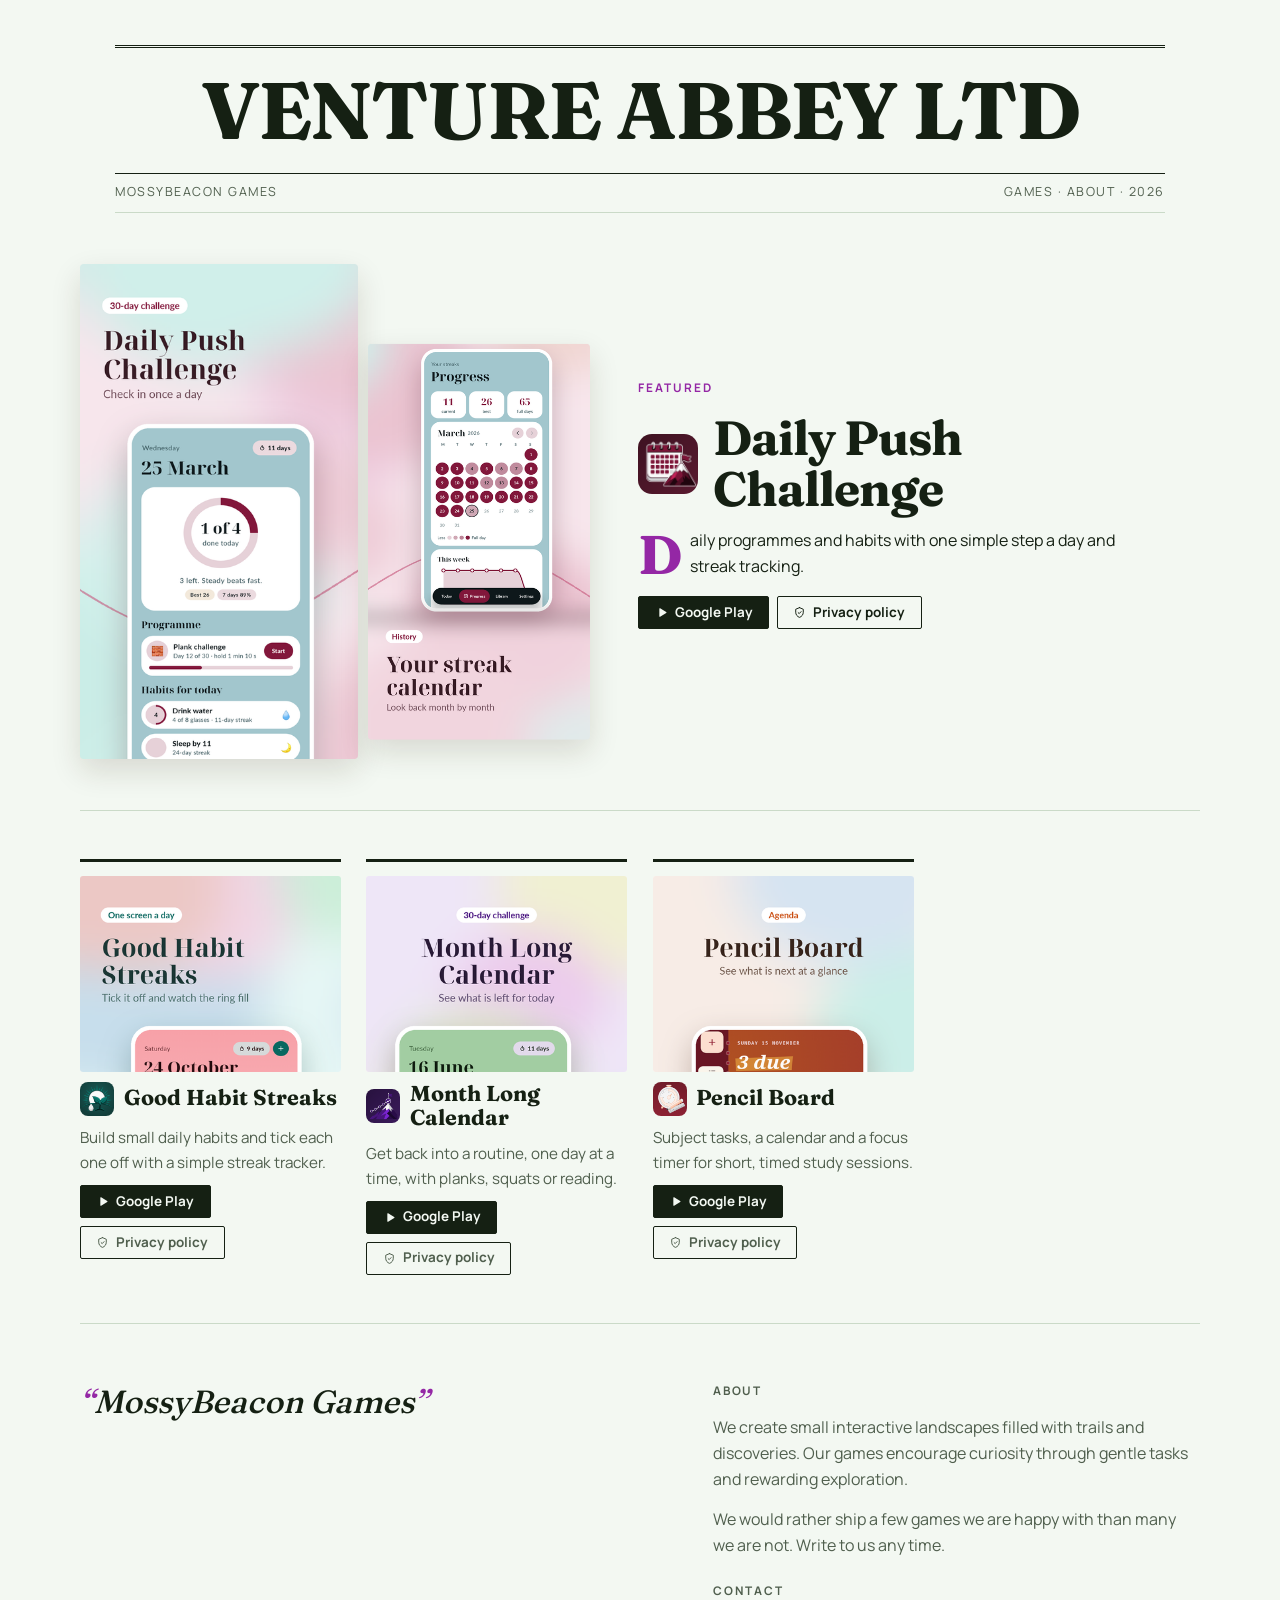
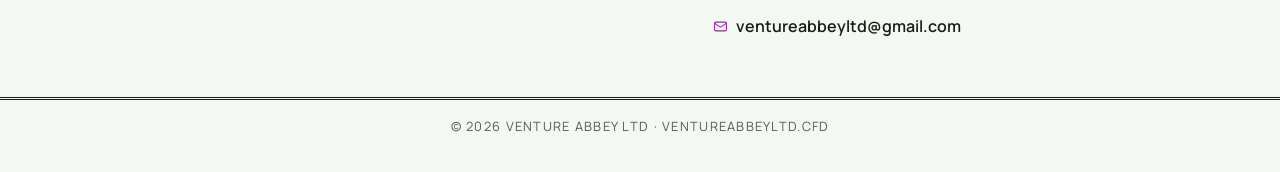
<file: index.html>
<!doctype html>
<html lang="en">
<head>
<meta charset="utf-8">
<meta name="viewport" content="width=device-width,initial-scale=1">
<title>VENTURE ABBEY LTD — MossyBeacon Games</title>
<meta name="description" content="MossyBeacon Games">
<meta name="color-scheme" content="light">
<meta property="og:type" content="website">
<meta property="og:site_name" content="VENTURE ABBEY LTD">
<meta property="og:title" content="VENTURE ABBEY LTD — MossyBeacon Games">
<meta property="og:description" content="MossyBeacon Games">
<link rel="icon" href="/favicon.svg" type="image/svg+xml">
<link rel="stylesheet" href="/fonts/fraunces.css">
<link rel="stylesheet" href="/fonts/manrope.css">
<style>
:root {
  --bg: hsl(112 30% 96%);
  --paper: #fffdf8;
  --ink: hsl(112 25% 10%);
  --muted: hsl(112 10% 34%);
  --line: hsl(112 20% 82%);
  --accent: hsl(292 62% 40%);
  --serif: Fraunces, "Iowan Old Style", "Palatino Linotype", Georgia, serif;
  --sans: Manrope, ui-sans-serif, system-ui, -apple-system, "Segoe UI", Roboto, sans-serif;
}

*, *::before, *::after { box-sizing: border-box; }
html { -webkit-text-size-adjust: 100%; }
body { margin: 0; }
img { max-width: 100%; display: block; }
a { color: inherit; }
@media (prefers-reduced-motion: reduce) { * { scroll-behavior: auto !important; transition: none !important; } }

body { background: var(--bg); color: var(--ink); font: 400 16px/1.65 var(--sans); }
.in { max-width: 70rem; margin: 0 auto; padding: 0 clamp(1.1rem, 4vw, 2.2rem); }
.mast { text-align: center; padding-top: clamp(1.6rem, 5vw, 2.8rem); }
.mast .rules { border-top: 3px double var(--ink); border-bottom: 1px solid var(--ink); padding: clamp(.8rem, 3vw, 1.4rem) 0; }
.mast h1 { margin: 0; font: 700 clamp(2.3rem, 8vw, 5rem)/1 var(--serif); letter-spacing: -.02em; }
.dateline { display: flex; justify-content: space-between; gap: 1rem; flex-wrap: wrap; font-size: .78rem; letter-spacing: .12em; text-transform: uppercase; color: var(--muted); padding: .55rem 0; border-bottom: 1px solid var(--line); }
.dateline a { text-decoration: none; }
.dateline a:hover { color: var(--accent); }
.kicker { font-size: .74rem; letter-spacing: .16em; text-transform: uppercase; color: var(--accent); font-weight: 800; margin: 0 0 .5rem; }
.feature { display: grid; gap: 1.6rem; padding: clamp(2rem, 5vw, 3.2rem) 0; border-bottom: 1px solid var(--line); }
.collage { display: grid; grid-template-columns: 1.25fr 1fr; gap: .6rem; align-items: end; }
.collage img { border-radius: 4px; box-shadow: 0 12px 30px rgba(50, 35, 15, .14); background: var(--paper); }
.collage img:nth-child(2) { transform: translateY(-1.2rem); }
.feature h2 { margin: 0 0 .8rem; font: 700 clamp(1.9rem, 4.6vw, 3rem)/1.05 var(--serif); letter-spacing: -.02em; }
.feature .head { display: flex; align-items: center; gap: .9rem; margin-bottom: .8rem; }
.feature .icon { width: 60px; height: 60px; border-radius: 14px; background: var(--paper); }
.dropcap::first-letter { float: left; font: 700 3.4rem/.85 var(--serif); padding: .3rem .5rem 0 0; color: var(--accent); }
.feature p { margin: 0 0 1rem; max-width: 52ch; }
.cards { display: grid; gap: 1.6rem; padding: clamp(2rem, 5vw, 3rem) 0; grid-template-columns: repeat(auto-fill, minmax(15rem, 1fr)); }
.card { display: flex; flex-direction: column; gap: .6rem; border-top: 3px solid var(--ink); padding-top: .9rem; }
.card .cover { aspect-ratio: 4 / 3; overflow: hidden; border-radius: 3px; background: var(--paper); }
.card .cover img { width: 100%; height: 100%; object-fit: cover; object-position: top; }
.card h3 { margin: 0; font: 700 1.35rem/1.15 var(--serif); display: flex; align-items: center; gap: .6rem; }
.card h3 .icon { width: 34px; height: 34px; border-radius: 8px; }
.card p { margin: 0; color: var(--muted); font-size: .95rem; }
.actions { display: flex; gap: .5rem; flex-wrap: wrap; margin: .3rem 0 0; }
.btn { display: inline-flex; align-items: center; gap: .45rem; padding: .55rem .95rem; border-radius: 2px; font-size: .84rem; font-weight: 700; line-height: 1; text-decoration: none; border: 1px solid var(--ink); transition: background-color .12s, color .12s; }
.btn svg { width: 13px; height: 13px; }
.btn-play { background: var(--ink); color: var(--bg); }
.btn-play:hover { background: var(--accent); border-color: var(--accent); color: #fff; }
.btn-ghost:hover { color: var(--accent); border-color: var(--accent); }
.btn:focus-visible, a:focus-visible { outline: 2px solid var(--accent); outline-offset: 3px; }
.quote { border-top: 1px solid var(--line); padding: clamp(2.2rem, 6vw, 3.6rem) 0; display: grid; gap: 1.8rem; }
.quote blockquote { margin: 0; font: italic 500 clamp(1.35rem, 3.2vw, 2rem)/1.3 var(--serif); max-width: 30ch; }
.quote blockquote::before { content: "\201C"; color: var(--accent); }
.quote blockquote::after { content: "\201D"; color: var(--accent); }
.quote p { margin: 0 0 .8rem; color: var(--muted); max-width: 48ch; }
.reach { display: flex; flex-direction: column; gap: .5rem; }
.reach a { display: inline-flex; align-items: center; gap: .5rem; text-decoration: none; font-weight: 600; word-break: break-all; }
.reach a:hover { color: var(--accent); }
.reach svg { width: 15px; height: 15px; flex: 0 0 15px; color: var(--accent); }
footer { border-top: 3px double var(--ink); }
footer .in { padding-top: 1rem; padding-bottom: 2.2rem; text-align: center; font-size: .8rem; letter-spacing: .1em; text-transform: uppercase; color: var(--muted); }
.none { color: var(--muted); padding: 2rem 0; text-align: center; }
@media (min-width: 860px) {
  .feature { grid-template-columns: 1fr 1.1fr; column-gap: 3rem; align-items: center; }
  .quote { grid-template-columns: 1.2fr 1fr; column-gap: 3rem; }
}

</style>
</head>
<body>
<header class="mast in">
  <div class="rules"><h1>VENTURE ABBEY LTD</h1></div>
  <div class="dateline"><span>MossyBeacon Games</span>
    <span><a href="#games">Games</a> &middot; <a href="#about">About</a> &middot; 2026</span></div>
</header>
<main id="games">
  <article class="feature in">
    <div class="collage"><img src="/shots/daily-push-challenge_1.png" alt="Daily Push Challenge screenshot 1" loading="lazy" decoding="async"><img src="/shots/daily-push-challenge_2.png" alt="Daily Push Challenge screenshot 2" loading="lazy" decoding="async"></div>
    <div>
      <p class="kicker">Featured</p>
      <div class="head"><img class="icon" src="/icons/daily-push-challenge.png" alt="" width="60" height="60" loading="lazy"><h2 style="margin:0">Daily Push Challenge</h2></div>
      <p class="dropcap">Daily programmes and habits with one simple step a day and streak tracking.</p>
      <p class="actions"><a class="btn btn-play" href="https://play.google.com/store/apps/details?id=app.dailypush.days"><svg viewBox="0 0 24 24" fill="currentColor" aria-hidden="true"><path d="M8 5.14v13.72a1 1 0 0 0 1.5.86l11.14-6.86a1 1 0 0 0 0-1.72L9.5 4.28A1 1 0 0 0 8 5.14Z"/></svg>Google Play</a><a class="btn btn-ghost" href="/daily-push-challenge/"><svg viewBox="0 0 24 24" fill="none" stroke="currentColor" stroke-width="1.8" stroke-linecap="round" stroke-linejoin="round" aria-hidden="true"><path d="M12 3l7 3v5.5c0 4.3-2.9 8.3-7 9.5-4.1-1.2-7-5.2-7-9.5V6l7-3Z"/><path d="M9.5 12.2l1.9 1.9 3.5-3.7"/></svg>Privacy policy</a></p>
    </div>
  </article>
  <section class="cards in" aria-label="More games">
    <article class="card">
      <div class="cover"><img src="/shots/good-habit-streaks_1.png" alt="Good Habit Streaks screenshot 1" loading="lazy" decoding="async"></div>
      <h3><img class="icon" src="/icons/good-habit-streaks.png" alt="" width="34" height="34" loading="lazy">Good Habit Streaks</h3>
      <p>Build small daily habits and tick each one off with a simple streak tracker.</p>
      <p class="actions"><a class="btn btn-play" href="https://play.google.com/store/apps/details?id=me.goodhabit.routine"><svg viewBox="0 0 24 24" fill="currentColor" aria-hidden="true"><path d="M8 5.14v13.72a1 1 0 0 0 1.5.86l11.14-6.86a1 1 0 0 0 0-1.72L9.5 4.28A1 1 0 0 0 8 5.14Z"/></svg>Google Play</a><a class="btn btn-ghost" href="/good-habit-streaks/"><svg viewBox="0 0 24 24" fill="none" stroke="currentColor" stroke-width="1.8" stroke-linecap="round" stroke-linejoin="round" aria-hidden="true"><path d="M12 3l7 3v5.5c0 4.3-2.9 8.3-7 9.5-4.1-1.2-7-5.2-7-9.5V6l7-3Z"/><path d="M9.5 12.2l1.9 1.9 3.5-3.7"/></svg>Privacy policy</a></p>
    </article>
    <article class="card">
      <div class="cover"><img src="/shots/month-long-calendar_1.png" alt="Month Long Calendar screenshot 1" loading="lazy" decoding="async"></div>
      <h3><img class="icon" src="/icons/month-long-calendar.png" alt="" width="34" height="34" loading="lazy">Month Long Calendar</h3>
      <p>Get back into a routine, one day at a time, with planks, squats or reading.</p>
      <p class="actions"><a class="btn btn-play" href="https://play.google.com/store/apps/details?id=io.monthlong.daily"><svg viewBox="0 0 24 24" fill="currentColor" aria-hidden="true"><path d="M8 5.14v13.72a1 1 0 0 0 1.5.86l11.14-6.86a1 1 0 0 0 0-1.72L9.5 4.28A1 1 0 0 0 8 5.14Z"/></svg>Google Play</a><a class="btn btn-ghost" href="/month-long-calendar/"><svg viewBox="0 0 24 24" fill="none" stroke="currentColor" stroke-width="1.8" stroke-linecap="round" stroke-linejoin="round" aria-hidden="true"><path d="M12 3l7 3v5.5c0 4.3-2.9 8.3-7 9.5-4.1-1.2-7-5.2-7-9.5V6l7-3Z"/><path d="M9.5 12.2l1.9 1.9 3.5-3.7"/></svg>Privacy policy</a></p>
    </article>
    <article class="card">
      <div class="cover"><img src="/shots/pencil-board_1.png" alt="Pencil Board screenshot 1" loading="lazy" decoding="async"></div>
      <h3><img class="icon" src="/icons/pencil-board.png" alt="" width="34" height="34" loading="lazy">Pencil Board</h3>
      <p>Subject tasks, a calendar and a focus timer for short, timed study sessions.</p>
      <p class="actions"><a class="btn btn-play" href="https://play.google.com/store/apps/details?id=net.pencilboardlist"><svg viewBox="0 0 24 24" fill="currentColor" aria-hidden="true"><path d="M8 5.14v13.72a1 1 0 0 0 1.5.86l11.14-6.86a1 1 0 0 0 0-1.72L9.5 4.28A1 1 0 0 0 8 5.14Z"/></svg>Google Play</a><a class="btn btn-ghost" href="/pencil-board/"><svg viewBox="0 0 24 24" fill="none" stroke="currentColor" stroke-width="1.8" stroke-linecap="round" stroke-linejoin="round" aria-hidden="true"><path d="M12 3l7 3v5.5c0 4.3-2.9 8.3-7 9.5-4.1-1.2-7-5.2-7-9.5V6l7-3Z"/><path d="M9.5 12.2l1.9 1.9 3.5-3.7"/></svg>Privacy policy</a></p>
    </article>
  </section>
  <section id="about" class="quote in">
    <div><blockquote>MossyBeacon Games</blockquote></div>
    <div>
      <p class="kicker">About</p>
      <p>We create small interactive landscapes filled with trails and discoveries. Our games encourage curiosity through gentle tasks and rewarding exploration.</p>
      <p>We would rather ship a few games we are happy with than many we are not. Write to us any time.</p>
      <p class="kicker" style="margin-top:1.4rem">Contact</p>
      <div class="reach">
        <a href="mailto:ventureabbeyltd@gmail.com"><svg viewBox="0 0 24 24" fill="none" stroke="currentColor" stroke-width="1.7" stroke-linecap="round" stroke-linejoin="round" aria-hidden="true"><rect x="2.5" y="5" width="19" height="14" rx="2"/><path d="m3 7 8.2 5.6a1.4 1.4 0 0 0 1.6 0L21 7"/></svg><span>ventureabbeyltd@gmail.com</span></a>
      </div>
    </div>
  </section>
</main>
<footer><div class="in">&copy; 2026 VENTURE ABBEY LTD &middot; ventureabbeyltd.cfd</div></footer>
</body>
</html>
</file>
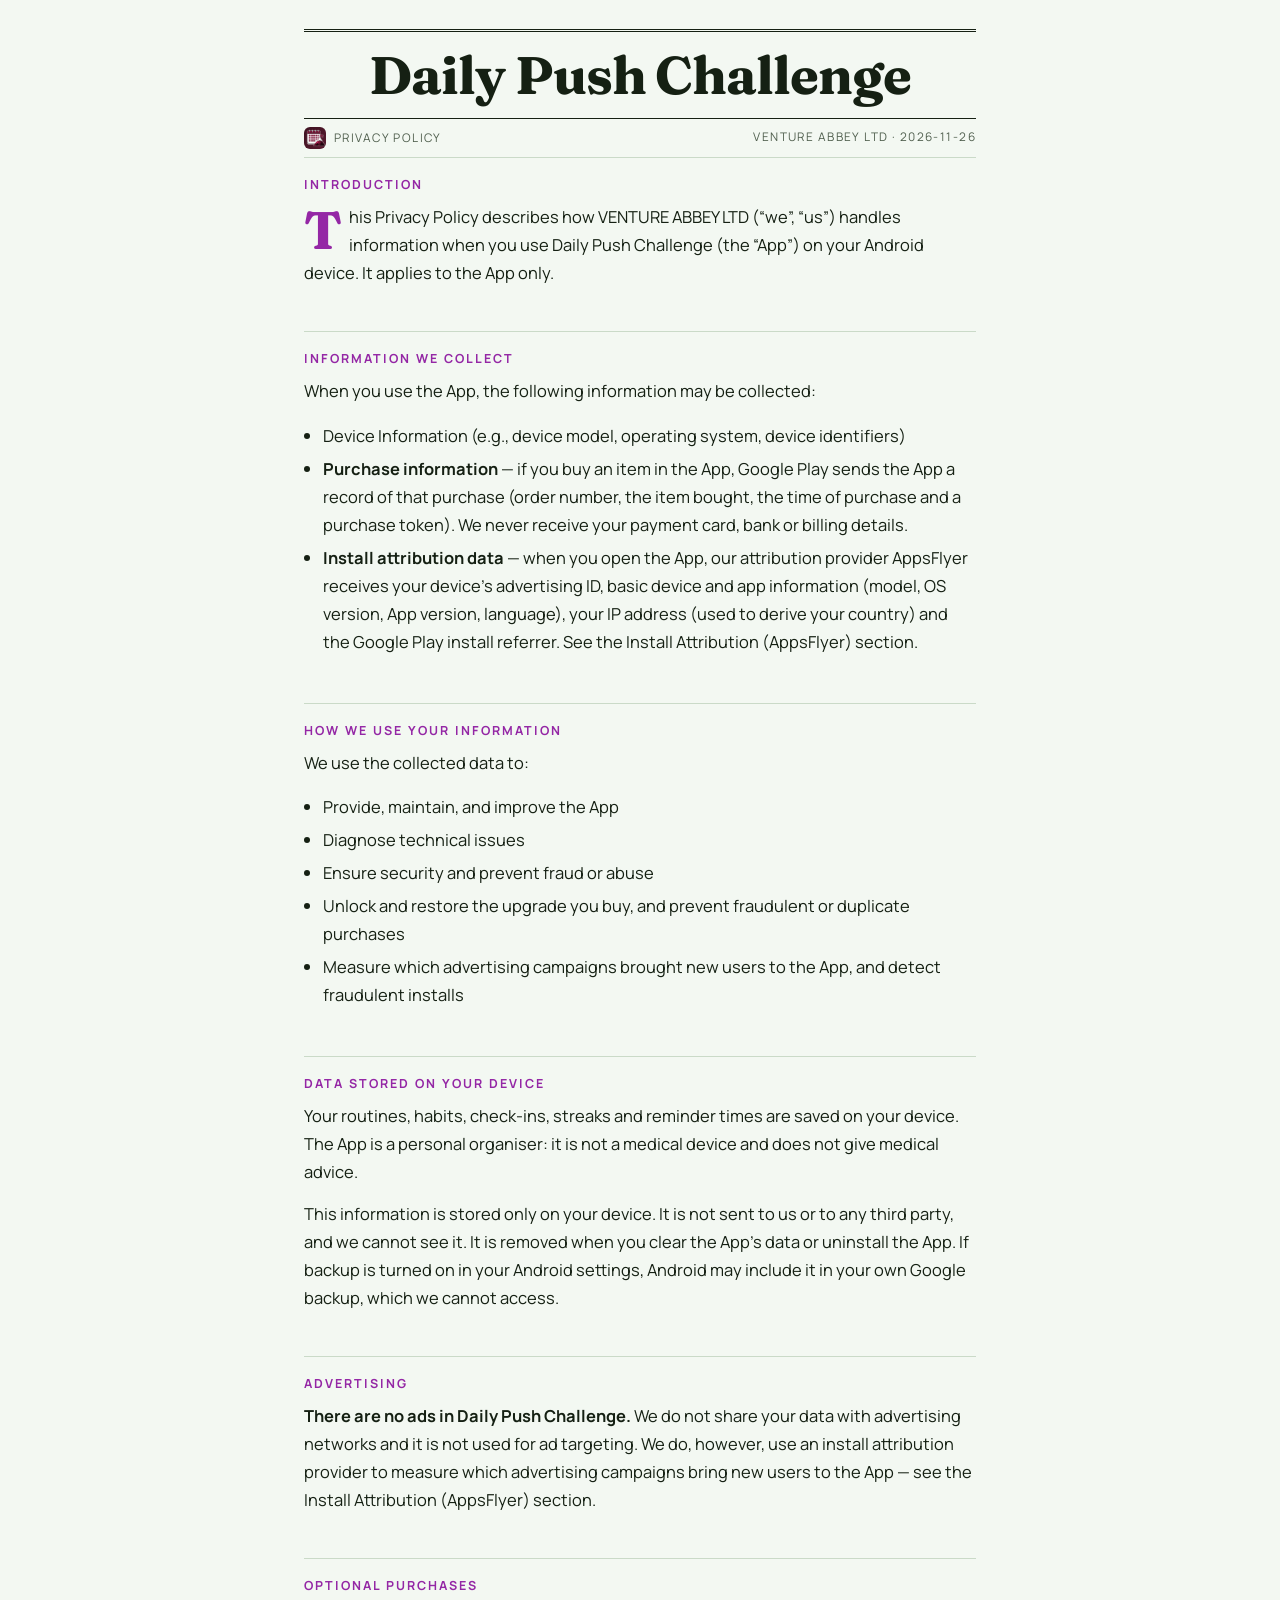
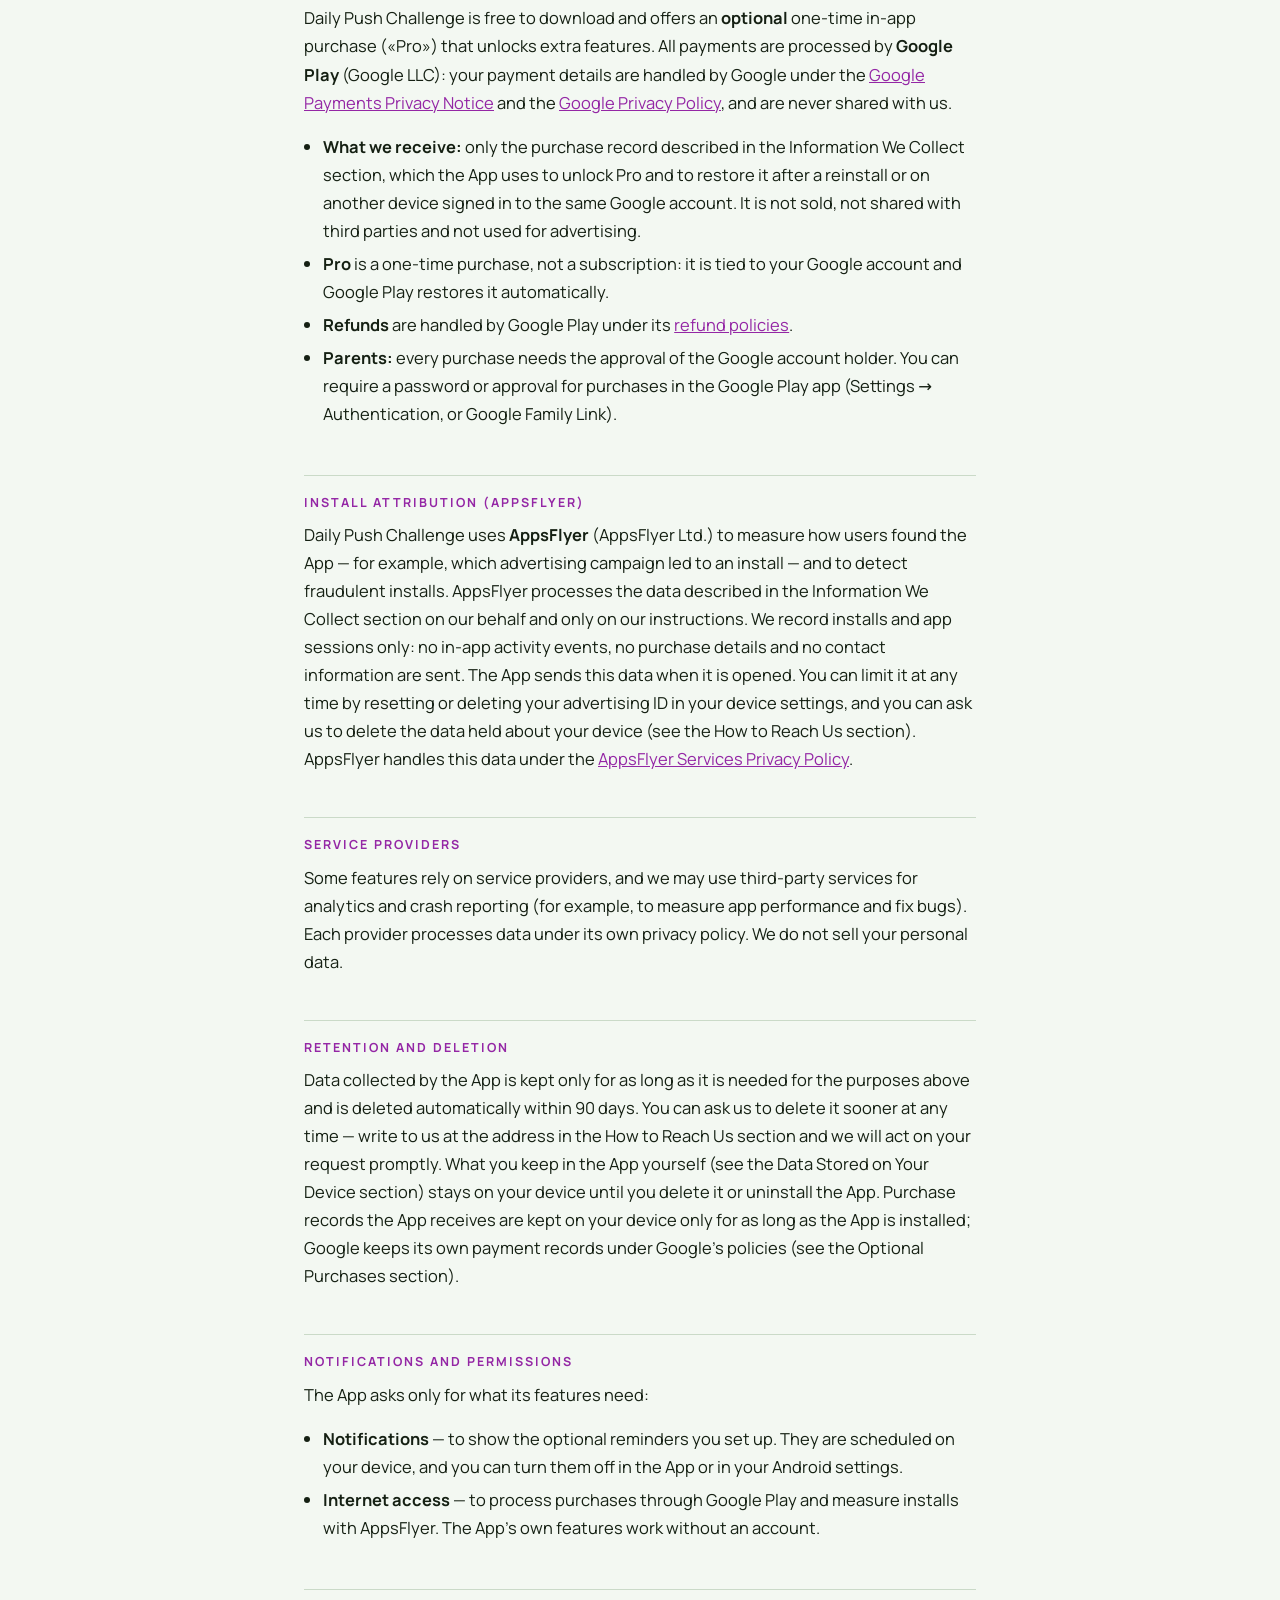
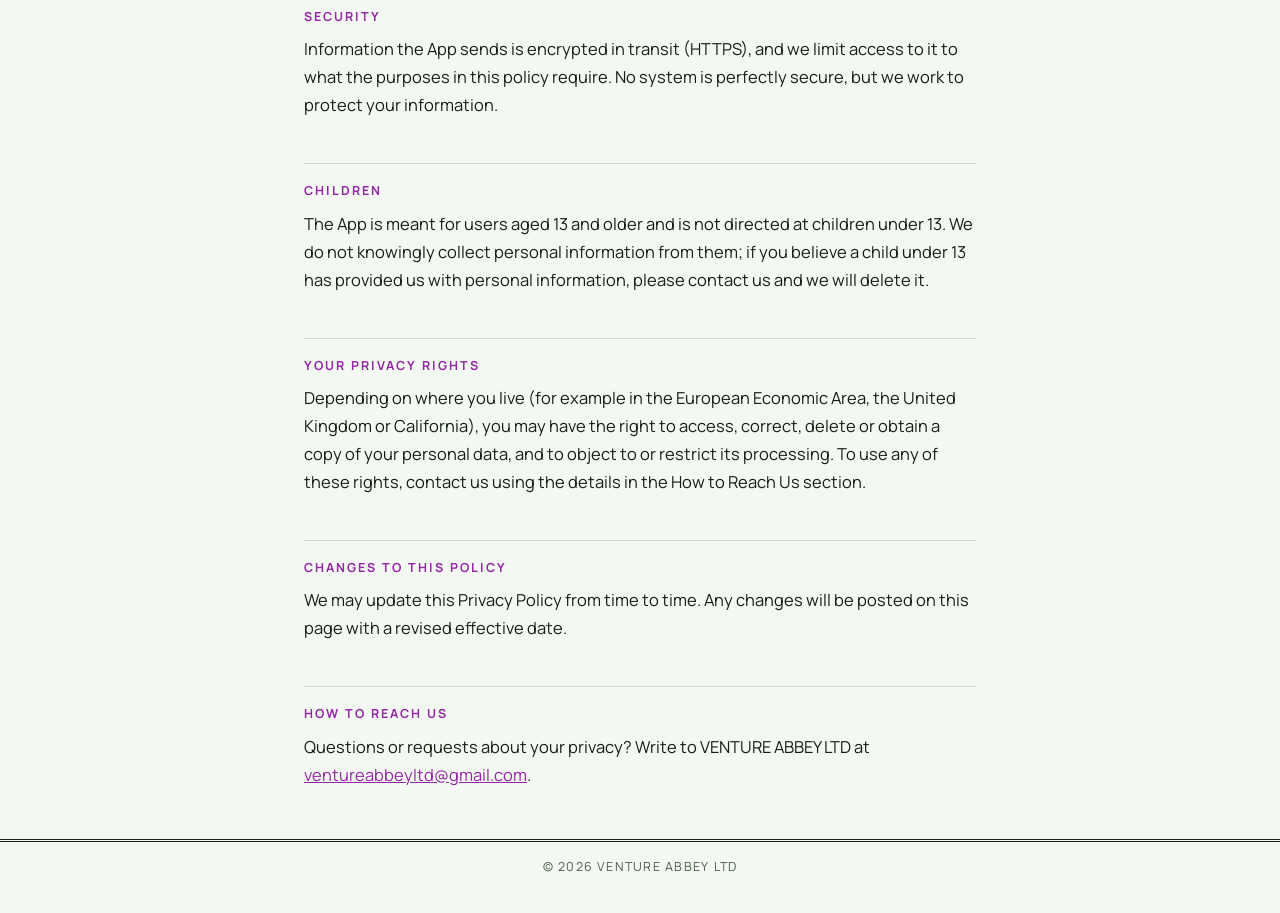
<file: daily-push-challenge/index.html>
<!doctype html>
<html lang="en">
<head>
<meta charset="utf-8">
<meta name="viewport" content="width=device-width, initial-scale=1">
<title>Daily Push Challenge — Privacy Policy</title>
<meta name="color-scheme" content="light">
<meta name="policy-layout" content="magazine">
<meta name="policy-v" content="2">
<link rel="stylesheet" href="/fonts/fraunces.css">
<link rel="stylesheet" href="/fonts/manrope.css">
<style>
:root { --bg: hsl(112 30% 96%); --ink: hsl(112 25% 10%); --muted: hsl(112 10% 34%);
  --line: hsl(112 20% 82%); --accent: hsl(292 62% 40%); --serif: Fraunces, "Iowan Old Style", "Palatino Linotype", Georgia, serif; --sans: Manrope, ui-sans-serif, system-ui, -apple-system, "Segoe UI", Roboto, sans-serif; }

*, *::before, *::after { box-sizing: border-box; }
html { -webkit-text-size-adjust: 100%; }
body { margin: 0; overflow-wrap: break-word; }
img { max-width: 100%; display: block; }
a { color: var(--accent); overflow-wrap: anywhere; }
section > div, .row > div { min-width: 0; }
ul { padding-left: 1.2rem; }
li { margin: .3rem 0; }
p { margin: 0 0 .85rem; }


body { background: var(--bg); color: var(--ink); font: 400 16.5px/1.7 var(--sans); }
.in { max-width: 46rem; margin: 0 auto; padding: 0 clamp(1.1rem, 5vw, 2rem); }
.mast { text-align: center; padding-top: 1.8rem; }
.rules { border-top: 3px double var(--ink); border-bottom: 1px solid var(--ink); padding: 1rem 0; }
.mast h1 { margin: 0; font: 700 clamp(2rem, 7vw, 3.3rem)/1.02 var(--serif); letter-spacing: -.02em; }
.dateline { display: flex; justify-content: space-between; gap: .8rem; flex-wrap: wrap; font-size: .74rem; letter-spacing: .12em; text-transform: uppercase; color: var(--muted); padding: .5rem 0; border-bottom: 1px solid var(--line); }
.dateline span:first-child { display: inline-flex; align-items: center; gap: .5rem; }
.dateline .icon { width: 22px; height: 22px; border-radius: 6px; }
main { padding-top: 1.8rem; }
section { padding: .4rem 0 .9rem; }
.kicker { font-size: .78rem; letter-spacing: .16em; text-transform: uppercase; color: var(--accent); font-weight: 800; margin: .6rem 0 .5rem; border-top: 1px solid var(--line); padding-top: 1rem; }
main section:first-child .kicker { border-top: 0; padding-top: 0; }
main section:first-child p:not(.kicker)::first-letter { float: left; font: 700 3.3rem/.85 var(--serif); padding: .3rem .45rem 0 0; color: var(--accent); }
footer { border-top: 3px double var(--ink); margin-top: 1.4rem; }
footer .in { padding-top: .9rem; padding-bottom: 2.2rem; text-align: center; font-size: .78rem; letter-spacing: .1em; text-transform: uppercase; color: var(--muted); }

</style>
</head>
<body>
<header class="mast in">
  <div class="rules"><h1>Daily Push Challenge</h1></div>
  <div class="dateline"><span><img class="icon" src="banner.png" alt="" width="22" height="22">Privacy Policy</span><span>VENTURE ABBEY LTD &middot; 2026-11-26</span></div>
</header>
<main class="in">
  <section id="s-intro"><p class="kicker">Introduction</p><p>This Privacy Policy describes how VENTURE ABBEY LTD (&ldquo;we&rdquo;, &ldquo;us&rdquo;) handles information when you use Daily Push Challenge (the &ldquo;App&rdquo;) on your Android device. It applies to the App only.</p></section>
  <section id="s-collect"><p class="kicker">Information We Collect</p><p>When you use the App, the following information may be collected:</p>
  <ul>
    <li>Device Information (e.g., device model, operating system, device identifiers)</li>
    <li><strong>Purchase information</strong> — if you buy an item in the App, Google Play sends
      the App a record of that purchase (order number, the item bought, the time of purchase and a
      purchase token). We never receive your payment card, bank or billing details.</li>
    <li><strong>Install attribution data</strong> — when you open the App, our attribution provider
      AppsFlyer receives your device's advertising ID, basic device and app information (model, OS
      version, App version, language), your IP address (used to derive your country) and the Google Play
      install referrer. See the Install Attribution (AppsFlyer) section.</li>
  </ul></section>
  <section id="s-use"><p class="kicker">How We Use Your Information</p><p>We use the collected data to:</p>
  <ul>
    <li>Provide, maintain, and improve the App</li>
    <li>Diagnose technical issues</li>
    <li>Ensure security and prevent fraud or abuse</li>
    <li>Unlock and restore the upgrade you buy, and prevent fraudulent or duplicate purchases</li>
    <li>Measure which advertising campaigns brought new users to the App, and detect fraudulent
      installs</li>
  </ul></section>
  <section id="s-yours"><p class="kicker">Data Stored on Your Device</p><p>Your routines, habits, check-ins, streaks and reminder times are saved on your device. The App is a personal organiser: it is not a medical device and does not give medical advice.</p>
  <p>This information is stored only on your device. It is not sent to us or to any third party, and we cannot see it. It is removed when you clear the App's data or uninstall the App. If backup is turned on in your Android settings, Android may include it in your own Google backup, which we cannot access.</p></section>
  <section id="s-ads"><p class="kicker">Advertising</p><p><strong>There are no ads in Daily Push Challenge.</strong> We do not share your data with advertising networks and it is not used for ad targeting. We do, however, use an install attribution provider to measure which
    advertising campaigns bring new users to the App — see the Install Attribution (AppsFlyer) section.</p></section>
  <section id="s-iap"><p class="kicker">Optional Purchases</p><p>
    Daily Push Challenge is free to download and offers an <strong>optional</strong> one-time in-app purchase («Pro»)
    that unlocks extra features. All payments are processed by <strong>Google Play</strong> (Google LLC): your
    payment details are handled by Google under the
    <a href="https://payments.google.com/payments/apis-secure/u/0/get_legal_document?ldo=0&amp;ldt=privacynotice" target="_blank" rel="noopener">Google Payments Privacy Notice</a>
    and the <a href="https://policies.google.com/privacy" target="_blank" rel="noopener">Google Privacy Policy</a>,
    and are never shared with us.
  </p>
  <ul>
    <li><strong>What we receive:</strong> only the purchase record described in the Information We Collect section, which the App uses to unlock Pro and to restore it after a reinstall or on another
      device signed in to the same Google account. It is not sold, not shared with third parties and not
      used for advertising.</li>
    <li><strong>Pro</strong> is a one-time purchase, not a subscription: it is tied to your Google account
      and Google Play restores it automatically.</li>
    <li><strong>Refunds</strong> are handled by Google Play under its
      <a href="https://support.google.com/googleplay/answer/2479637" target="_blank" rel="noopener">refund policies</a>.</li>
    <li><strong>Parents:</strong> every purchase needs the approval of the Google account holder.
      You can require a password or approval for purchases in the Google Play app
      (Settings &rarr; Authentication, or Google Family Link).</li>
  </ul></section>
  <section id="s-af"><p class="kicker">Install Attribution (AppsFlyer)</p><p>
    Daily Push Challenge uses <strong>AppsFlyer</strong> (AppsFlyer Ltd.) to measure how users found the App —
    for example, which advertising campaign led to an install — and to detect fraudulent installs.
    AppsFlyer processes the data described in the Information We Collect section on our behalf and
    only on our instructions. We record installs and app sessions only: no in-app activity events, no
    purchase details and no contact information are sent. The App sends this data when it is opened. You can limit it at any time by
    resetting or deleting your advertising ID in your device settings, and you can ask us to delete
    the data held about your device (see the How to Reach Us section). AppsFlyer handles this data under the
    <a href="https://www.appsflyer.com/legal/services-privacy-policy/" target="_blank" rel="noopener">AppsFlyer Services Privacy Policy</a>.
  </p></section>
  <section id="s-third"><p class="kicker">Service Providers</p><p>Some features rely on service providers, and we may use third-party services for analytics and crash reporting (for example, to measure app performance and fix bugs). Each provider processes data under its own privacy policy. We do not sell your personal data.</p></section>
  <section id="s-retention"><p class="kicker">Retention and Deletion</p><p>Data collected by the App is kept only for as long as it is needed for the purposes above and is deleted automatically within 90 days. You can ask us to delete it sooner at any time — write to us at the address in the How to Reach Us section and we will act on your request promptly. What you keep in the App yourself (see the Data Stored on Your Device section) stays on your device until you delete it or uninstall the App. Purchase records the App receives are kept on your device only for as
    long as the App is installed; Google keeps its own payment records under Google's policies
    (see the Optional Purchases section).</p></section>
  <section id="s-perms"><p class="kicker">Notifications and Permissions</p><p>The App asks only for what its features need:</p>
  <ul>
    <li><strong>Notifications</strong> — to show the optional reminders you set up. They are scheduled on your device, and you can turn them off in the App or in your Android settings.</li>
    <li><strong>Internet access</strong> — to process purchases through Google Play and measure installs with AppsFlyer. The App's own features work without an account.</li>
  </ul></section>
  <section id="s-security"><p class="kicker">Security</p><p>Information the App sends is encrypted in transit (HTTPS), and we limit access to it to what the purposes in this policy require. No system is perfectly secure, but we work to protect your information.</p></section>
  <section id="s-children"><p class="kicker">Children</p><p>The App is meant for users aged 13 and older and is not directed at children under 13. We do not knowingly collect personal information from them; if you believe a child under 13 has provided us with personal information, please contact us and we will delete it.</p></section>
  <section id="s-rights"><p class="kicker">Your Privacy Rights</p><p>Depending on where you live (for example in the European Economic Area, the United Kingdom or California), you may have the right to access, correct, delete or obtain a copy of your personal data, and to object to or restrict its processing. To use any of these rights, contact us using the details in the How to Reach Us section.</p></section>
  <section id="s-changes"><p class="kicker">Changes to This Policy</p><p>We may update this Privacy Policy from time to time. Any changes will be posted on this page with a revised effective date.</p></section>
  <section id="s-contact"><p class="kicker">How to Reach Us</p><p>Questions or requests about your privacy? Write to VENTURE ABBEY LTD at <a href="mailto:ventureabbeyltd@gmail.com">ventureabbeyltd@gmail.com</a>.</p></section>
</main>
<footer><div class="in">&copy; 2026 VENTURE ABBEY LTD</div></footer>
</body>
</html>
</file>
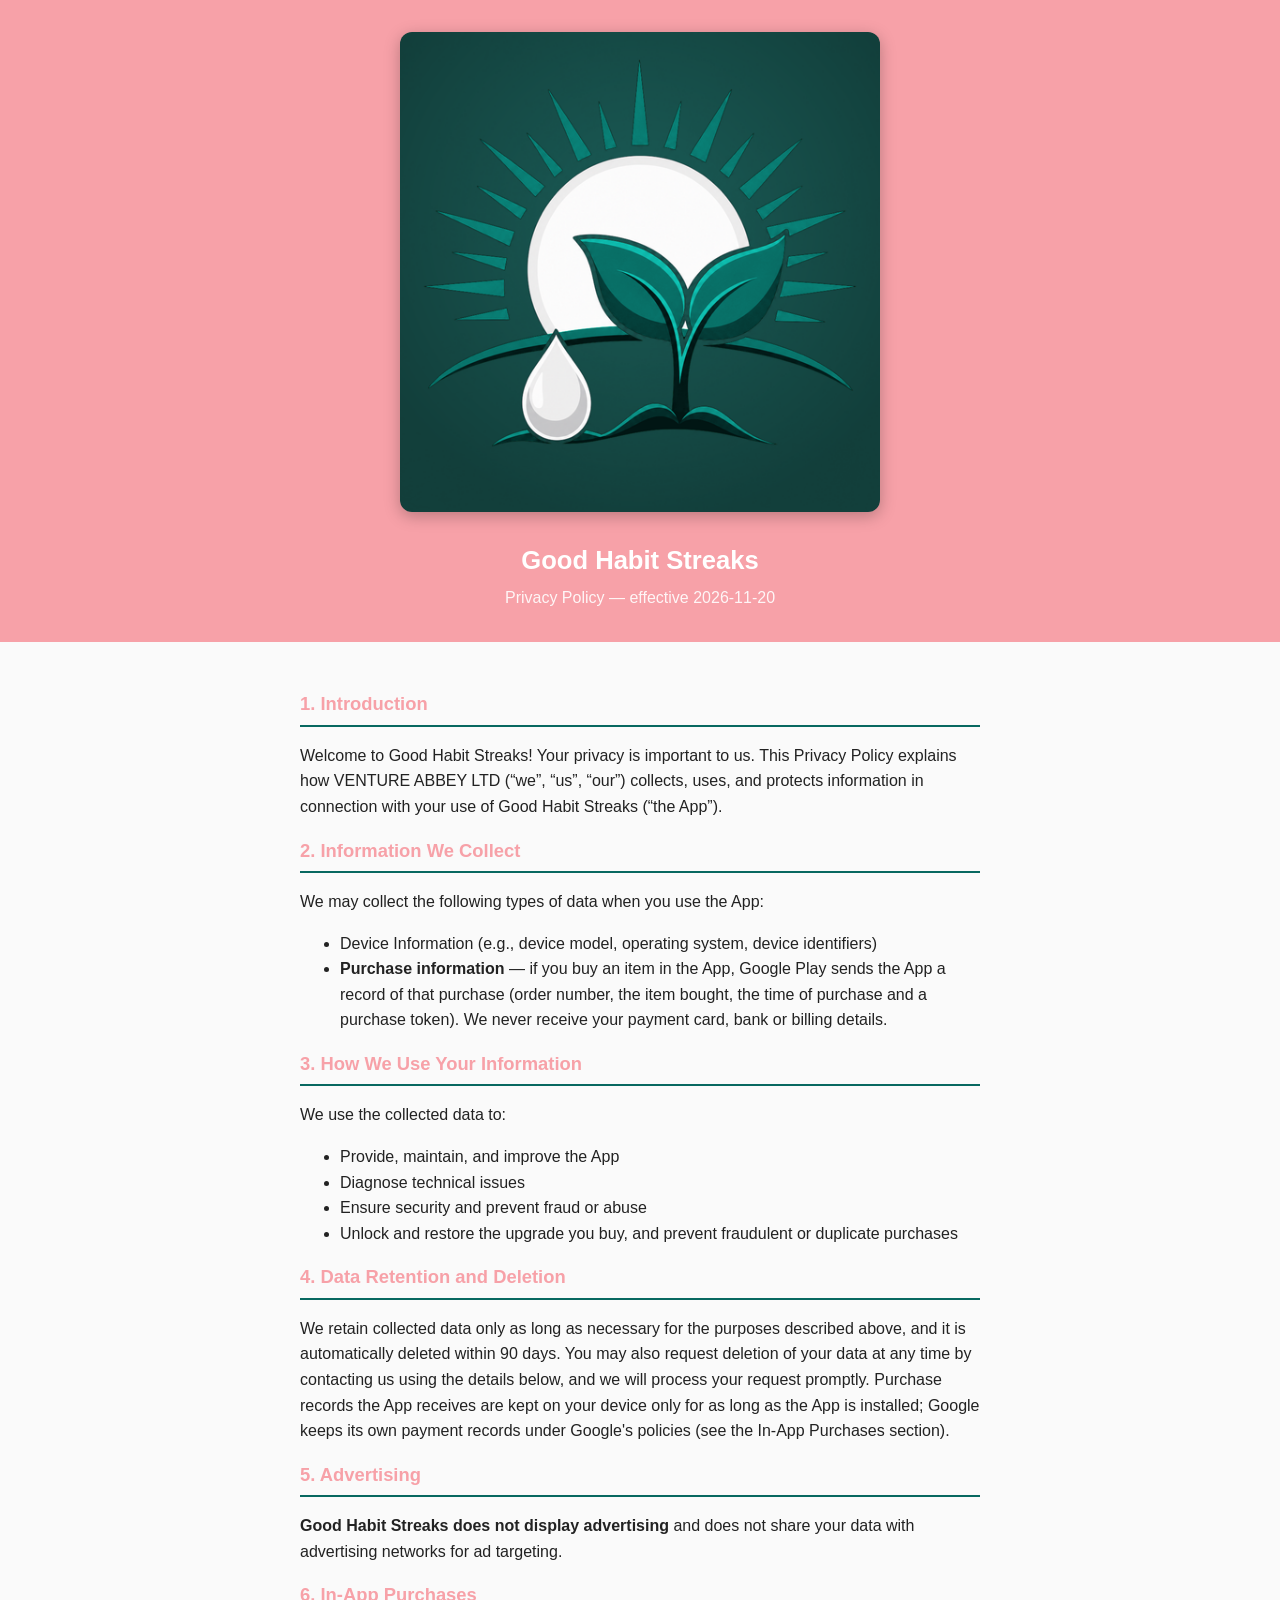
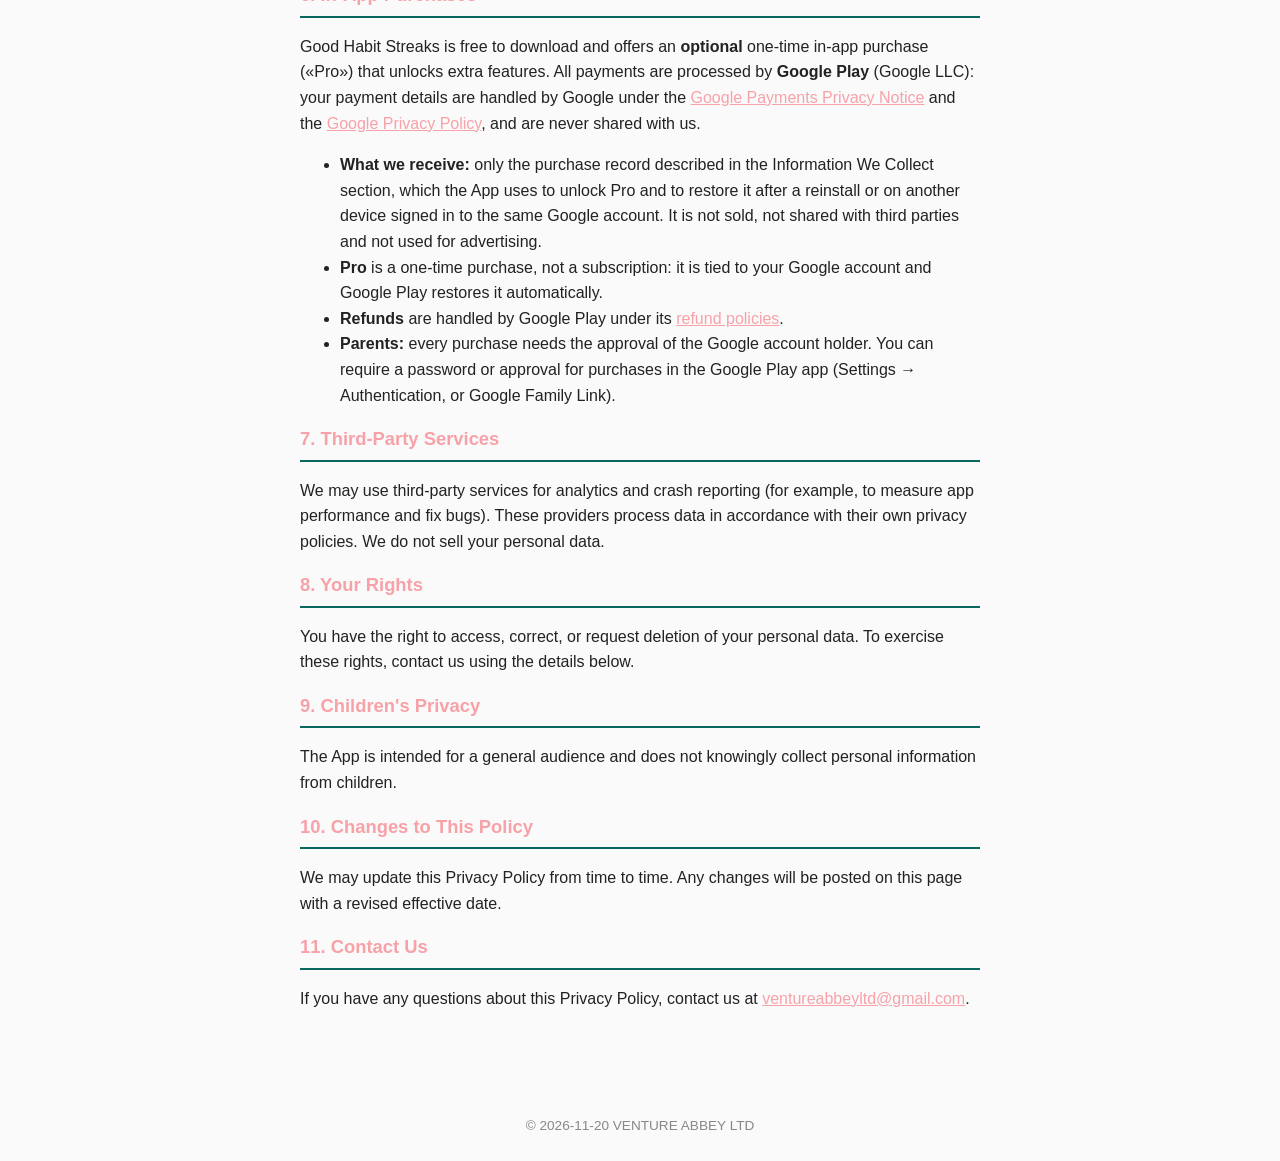
<file: good-habit-streaks/index.html>
<!doctype html>
<html lang="en">
<head>
<meta charset="utf-8">
<meta name="viewport" content="width=device-width, initial-scale=1">
<title>Good Habit Streaks — Privacy Policy</title>
<style>
  :root { --primary: #F7A1A8; --accent: #086860; }
  * { box-sizing: border-box; }
  body { margin: 0; font-family: -apple-system, Segoe UI, Roboto, Helvetica, Arial, sans-serif;
         color: #222; background: #fafafa; line-height: 1.6; }
  header { background: var(--primary); padding: 32px 16px; text-align: center; color: #fff; }
  header img { max-width: 480px; width: 100%; height: auto; border-radius: 12px; box-shadow: 0 4px 16px rgba(0,0,0,0.25); }
  header h1 { margin: 20px 0 4px; font-size: 1.6rem; }
  header p { margin: 0; opacity: 0.9; }
  main { max-width: 720px; margin: 0 auto; padding: 32px 20px 64px; }
  h2 { color: var(--primary); border-bottom: 2px solid var(--accent); padding-bottom: 6px; font-size: 1.15rem; }
  a { color: var(--primary); }
  footer { text-align: center; padding: 24px; color: #888; font-size: 0.85rem; }
</style>
</head>
<body>
<header>
  <img src="banner.png" alt="Good Habit Streaks banner">
  <h1>Good Habit Streaks</h1>
  <p>Privacy Policy — effective 2026-11-20</p>
</header>
<main>
  <h2>1. Introduction</h2>
  <p>
    Welcome to Good Habit Streaks! Your privacy is important to us. This Privacy Policy
    explains how VENTURE ABBEY LTD (&ldquo;we&rdquo;, &ldquo;us&rdquo;,
    &ldquo;our&rdquo;) collects, uses, and protects information in connection with
    your use of Good Habit Streaks (&ldquo;the App&rdquo;).
  </p>

  <h2>2. Information We Collect</h2>
  <p>We may collect the following types of data when you use the App:</p>
  <ul>
    <li>Device Information (e.g., device model, operating system, device identifiers)</li>
    <li><strong>Purchase information</strong> — if you buy an item in the App, Google Play sends
      the App a record of that purchase (order number, the item bought, the time of purchase and a
      purchase token). We never receive your payment card, bank or billing details.</li>
  </ul>

  <h2>3. How We Use Your Information</h2>
  <p>We use the collected data to:</p>
  <ul>
    <li>Provide, maintain, and improve the App</li>
    <li>Diagnose technical issues</li>
    <li>Ensure security and prevent fraud or abuse</li>
    <li>Unlock and restore the upgrade you buy, and prevent fraudulent or duplicate purchases</li>
  </ul>

  <h2>4. Data Retention and Deletion</h2>
  <p>
    We retain collected data only as long as necessary for the purposes described
    above, and it is automatically deleted within 90 days. You may also request
    deletion of your data at any time by contacting us using the details below,
    and we will process your request promptly. Purchase records the App receives are kept on your device only for as
    long as the App is installed; Google keeps its own payment records under Google's policies
    (see the In-App Purchases section).
  </p>

  <h2>5. Advertising</h2>
  <p>
    <strong>Good Habit Streaks does not display advertising</strong> and does not share
    your data with advertising networks for ad targeting.
  </p>
  <h2>6. In-App Purchases</h2>
  <p>
    Good Habit Streaks is free to download and offers an <strong>optional</strong> one-time in-app purchase («Pro»)
    that unlocks extra features. All payments are processed by <strong>Google Play</strong> (Google LLC): your
    payment details are handled by Google under the
    <a href="https://payments.google.com/payments/apis-secure/u/0/get_legal_document?ldo=0&amp;ldt=privacynotice" target="_blank" rel="noopener">Google Payments Privacy Notice</a>
    and the <a href="https://policies.google.com/privacy" target="_blank" rel="noopener">Google Privacy Policy</a>,
    and are never shared with us.
  </p>
  <ul>
    <li><strong>What we receive:</strong> only the purchase record described in the Information We
      Collect section, which the App uses to unlock Pro and to restore it after a reinstall or on another
      device signed in to the same Google account. It is not sold, not shared with third parties and not
      used for advertising.</li>
    <li><strong>Pro</strong> is a one-time purchase, not a subscription: it is tied to your Google account
      and Google Play restores it automatically.</li>
    <li><strong>Refunds</strong> are handled by Google Play under its
      <a href="https://support.google.com/googleplay/answer/2479637" target="_blank" rel="noopener">refund policies</a>.</li>
    <li><strong>Parents:</strong> every purchase needs the approval of the Google account holder.
      You can require a password or approval for purchases in the Google Play app
      (Settings &rarr; Authentication, or Google Family Link).</li>
  </ul>

  <h2>7. Third-Party Services</h2>
  <p>
    We may use third-party services for analytics and crash reporting (for example,
    to measure app performance and fix bugs). These providers process data in
    accordance with their own privacy policies. We do not sell your personal data.
  </p>

  <h2>8. Your Rights</h2>
  <p>
    You have the right to access, correct, or request deletion of your personal
    data. To exercise these rights, contact us using the details below.
  </p>

  <h2>9. Children's Privacy</h2>
  <p>
    The App is intended for a general audience and does not knowingly collect
    personal information from children.
  </p>

  <h2>10. Changes to This Policy</h2>
  <p>
    We may update this Privacy Policy from time to time. Any changes will be posted
    on this page with a revised effective date.
  </p>

  <h2>11. Contact Us</h2>
  <p>
    If you have any questions about this Privacy Policy, contact us at
    <a href="mailto:ventureabbeyltd@gmail.com">ventureabbeyltd@gmail.com</a>.
  </p>
</main>
<footer>
  &copy; 2026-11-20 VENTURE ABBEY LTD
</footer>
</body>
</html>
</file>
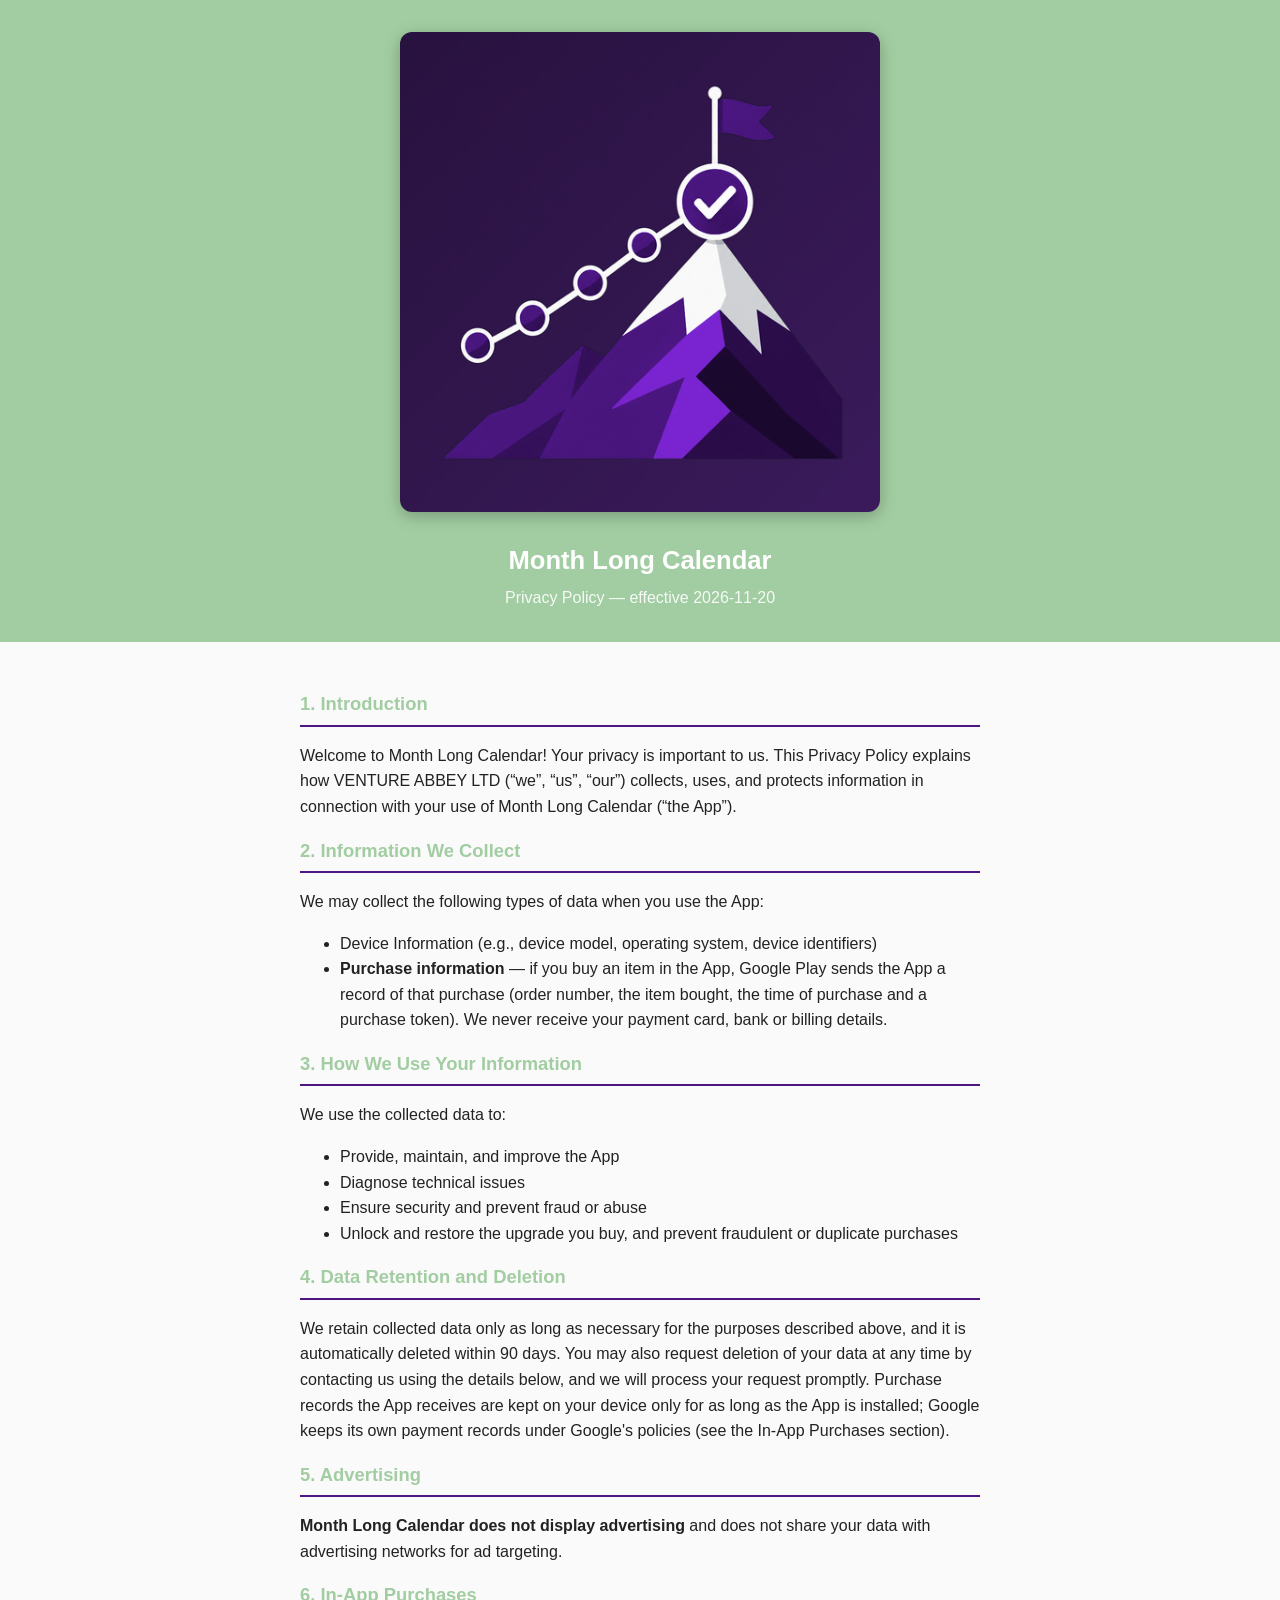
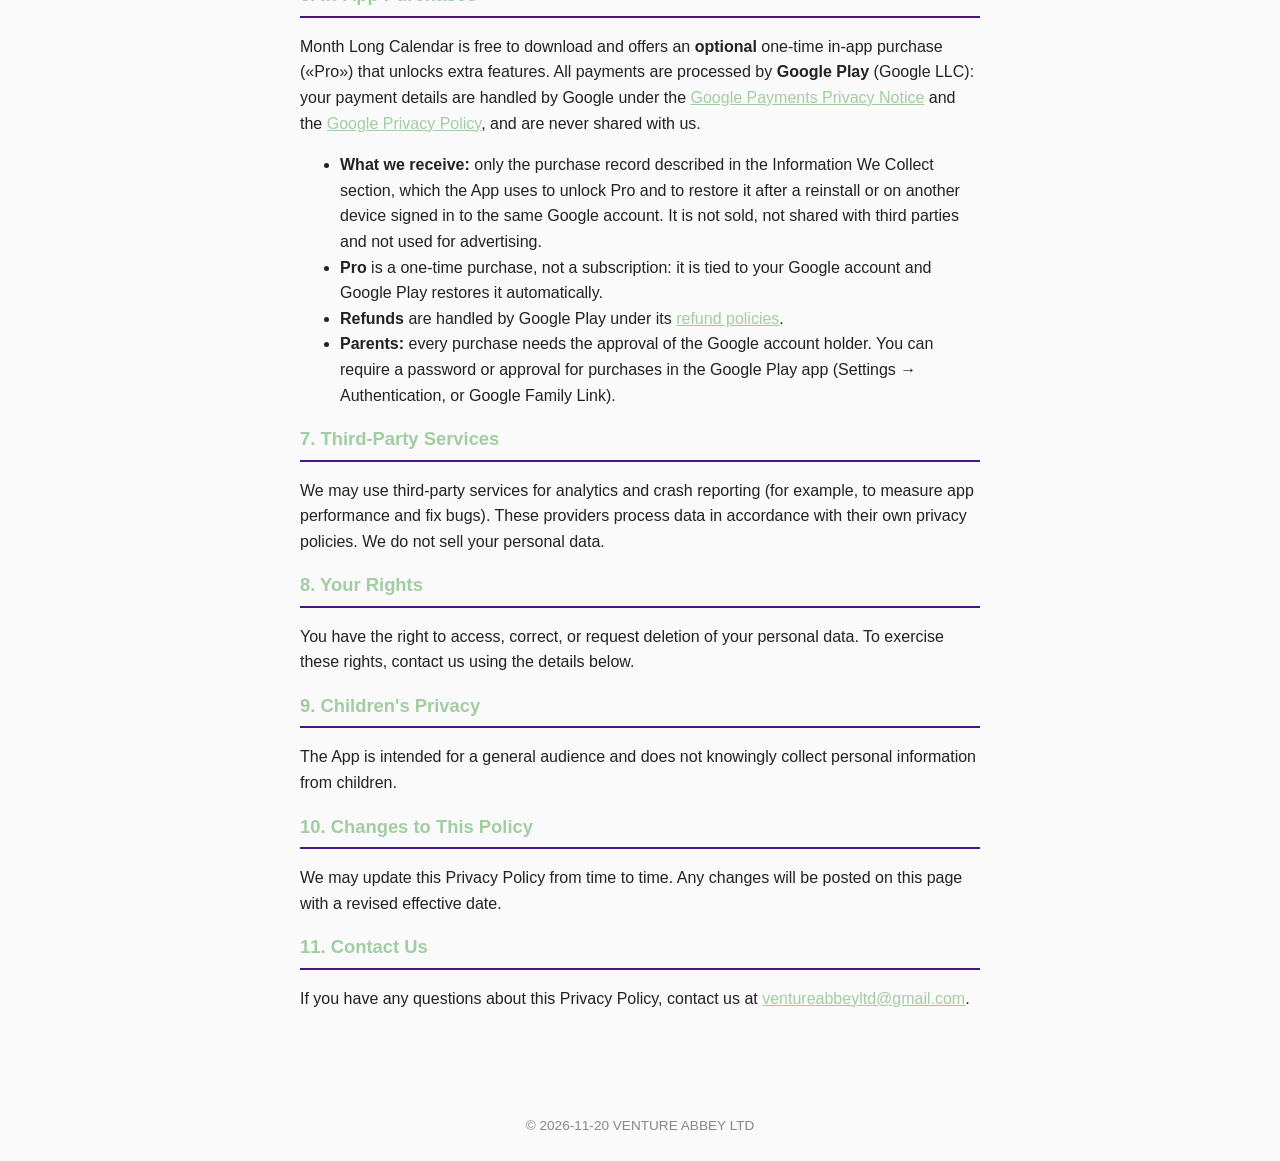
<file: month-long-calendar/index.html>
<!doctype html>
<html lang="en">
<head>
<meta charset="utf-8">
<meta name="viewport" content="width=device-width, initial-scale=1">
<title>Month Long Calendar — Privacy Policy</title>
<style>
  :root { --primary: #A2CDA2; --accent: #4C1782; }
  * { box-sizing: border-box; }
  body { margin: 0; font-family: -apple-system, Segoe UI, Roboto, Helvetica, Arial, sans-serif;
         color: #222; background: #fafafa; line-height: 1.6; }
  header { background: var(--primary); padding: 32px 16px; text-align: center; color: #fff; }
  header img { max-width: 480px; width: 100%; height: auto; border-radius: 12px; box-shadow: 0 4px 16px rgba(0,0,0,0.25); }
  header h1 { margin: 20px 0 4px; font-size: 1.6rem; }
  header p { margin: 0; opacity: 0.9; }
  main { max-width: 720px; margin: 0 auto; padding: 32px 20px 64px; }
  h2 { color: var(--primary); border-bottom: 2px solid var(--accent); padding-bottom: 6px; font-size: 1.15rem; }
  a { color: var(--primary); }
  footer { text-align: center; padding: 24px; color: #888; font-size: 0.85rem; }
</style>
</head>
<body>
<header>
  <img src="banner.png" alt="Month Long Calendar banner">
  <h1>Month Long Calendar</h1>
  <p>Privacy Policy — effective 2026-11-20</p>
</header>
<main>
  <h2>1. Introduction</h2>
  <p>
    Welcome to Month Long Calendar! Your privacy is important to us. This Privacy Policy
    explains how VENTURE ABBEY LTD (&ldquo;we&rdquo;, &ldquo;us&rdquo;,
    &ldquo;our&rdquo;) collects, uses, and protects information in connection with
    your use of Month Long Calendar (&ldquo;the App&rdquo;).
  </p>

  <h2>2. Information We Collect</h2>
  <p>We may collect the following types of data when you use the App:</p>
  <ul>
    <li>Device Information (e.g., device model, operating system, device identifiers)</li>
    <li><strong>Purchase information</strong> — if you buy an item in the App, Google Play sends
      the App a record of that purchase (order number, the item bought, the time of purchase and a
      purchase token). We never receive your payment card, bank or billing details.</li>
  </ul>

  <h2>3. How We Use Your Information</h2>
  <p>We use the collected data to:</p>
  <ul>
    <li>Provide, maintain, and improve the App</li>
    <li>Diagnose technical issues</li>
    <li>Ensure security and prevent fraud or abuse</li>
    <li>Unlock and restore the upgrade you buy, and prevent fraudulent or duplicate purchases</li>
  </ul>

  <h2>4. Data Retention and Deletion</h2>
  <p>
    We retain collected data only as long as necessary for the purposes described
    above, and it is automatically deleted within 90 days. You may also request
    deletion of your data at any time by contacting us using the details below,
    and we will process your request promptly. Purchase records the App receives are kept on your device only for as
    long as the App is installed; Google keeps its own payment records under Google's policies
    (see the In-App Purchases section).
  </p>

  <h2>5. Advertising</h2>
  <p>
    <strong>Month Long Calendar does not display advertising</strong> and does not share
    your data with advertising networks for ad targeting.
  </p>
  <h2>6. In-App Purchases</h2>
  <p>
    Month Long Calendar is free to download and offers an <strong>optional</strong> one-time in-app purchase («Pro»)
    that unlocks extra features. All payments are processed by <strong>Google Play</strong> (Google LLC): your
    payment details are handled by Google under the
    <a href="https://payments.google.com/payments/apis-secure/u/0/get_legal_document?ldo=0&amp;ldt=privacynotice" target="_blank" rel="noopener">Google Payments Privacy Notice</a>
    and the <a href="https://policies.google.com/privacy" target="_blank" rel="noopener">Google Privacy Policy</a>,
    and are never shared with us.
  </p>
  <ul>
    <li><strong>What we receive:</strong> only the purchase record described in the Information We
      Collect section, which the App uses to unlock Pro and to restore it after a reinstall or on another
      device signed in to the same Google account. It is not sold, not shared with third parties and not
      used for advertising.</li>
    <li><strong>Pro</strong> is a one-time purchase, not a subscription: it is tied to your Google account
      and Google Play restores it automatically.</li>
    <li><strong>Refunds</strong> are handled by Google Play under its
      <a href="https://support.google.com/googleplay/answer/2479637" target="_blank" rel="noopener">refund policies</a>.</li>
    <li><strong>Parents:</strong> every purchase needs the approval of the Google account holder.
      You can require a password or approval for purchases in the Google Play app
      (Settings &rarr; Authentication, or Google Family Link).</li>
  </ul>

  <h2>7. Third-Party Services</h2>
  <p>
    We may use third-party services for analytics and crash reporting (for example,
    to measure app performance and fix bugs). These providers process data in
    accordance with their own privacy policies. We do not sell your personal data.
  </p>

  <h2>8. Your Rights</h2>
  <p>
    You have the right to access, correct, or request deletion of your personal
    data. To exercise these rights, contact us using the details below.
  </p>

  <h2>9. Children's Privacy</h2>
  <p>
    The App is intended for a general audience and does not knowingly collect
    personal information from children.
  </p>

  <h2>10. Changes to This Policy</h2>
  <p>
    We may update this Privacy Policy from time to time. Any changes will be posted
    on this page with a revised effective date.
  </p>

  <h2>11. Contact Us</h2>
  <p>
    If you have any questions about this Privacy Policy, contact us at
    <a href="mailto:ventureabbeyltd@gmail.com">ventureabbeyltd@gmail.com</a>.
  </p>
</main>
<footer>
  &copy; 2026-11-20 VENTURE ABBEY LTD
</footer>
</body>
</html>
</file>
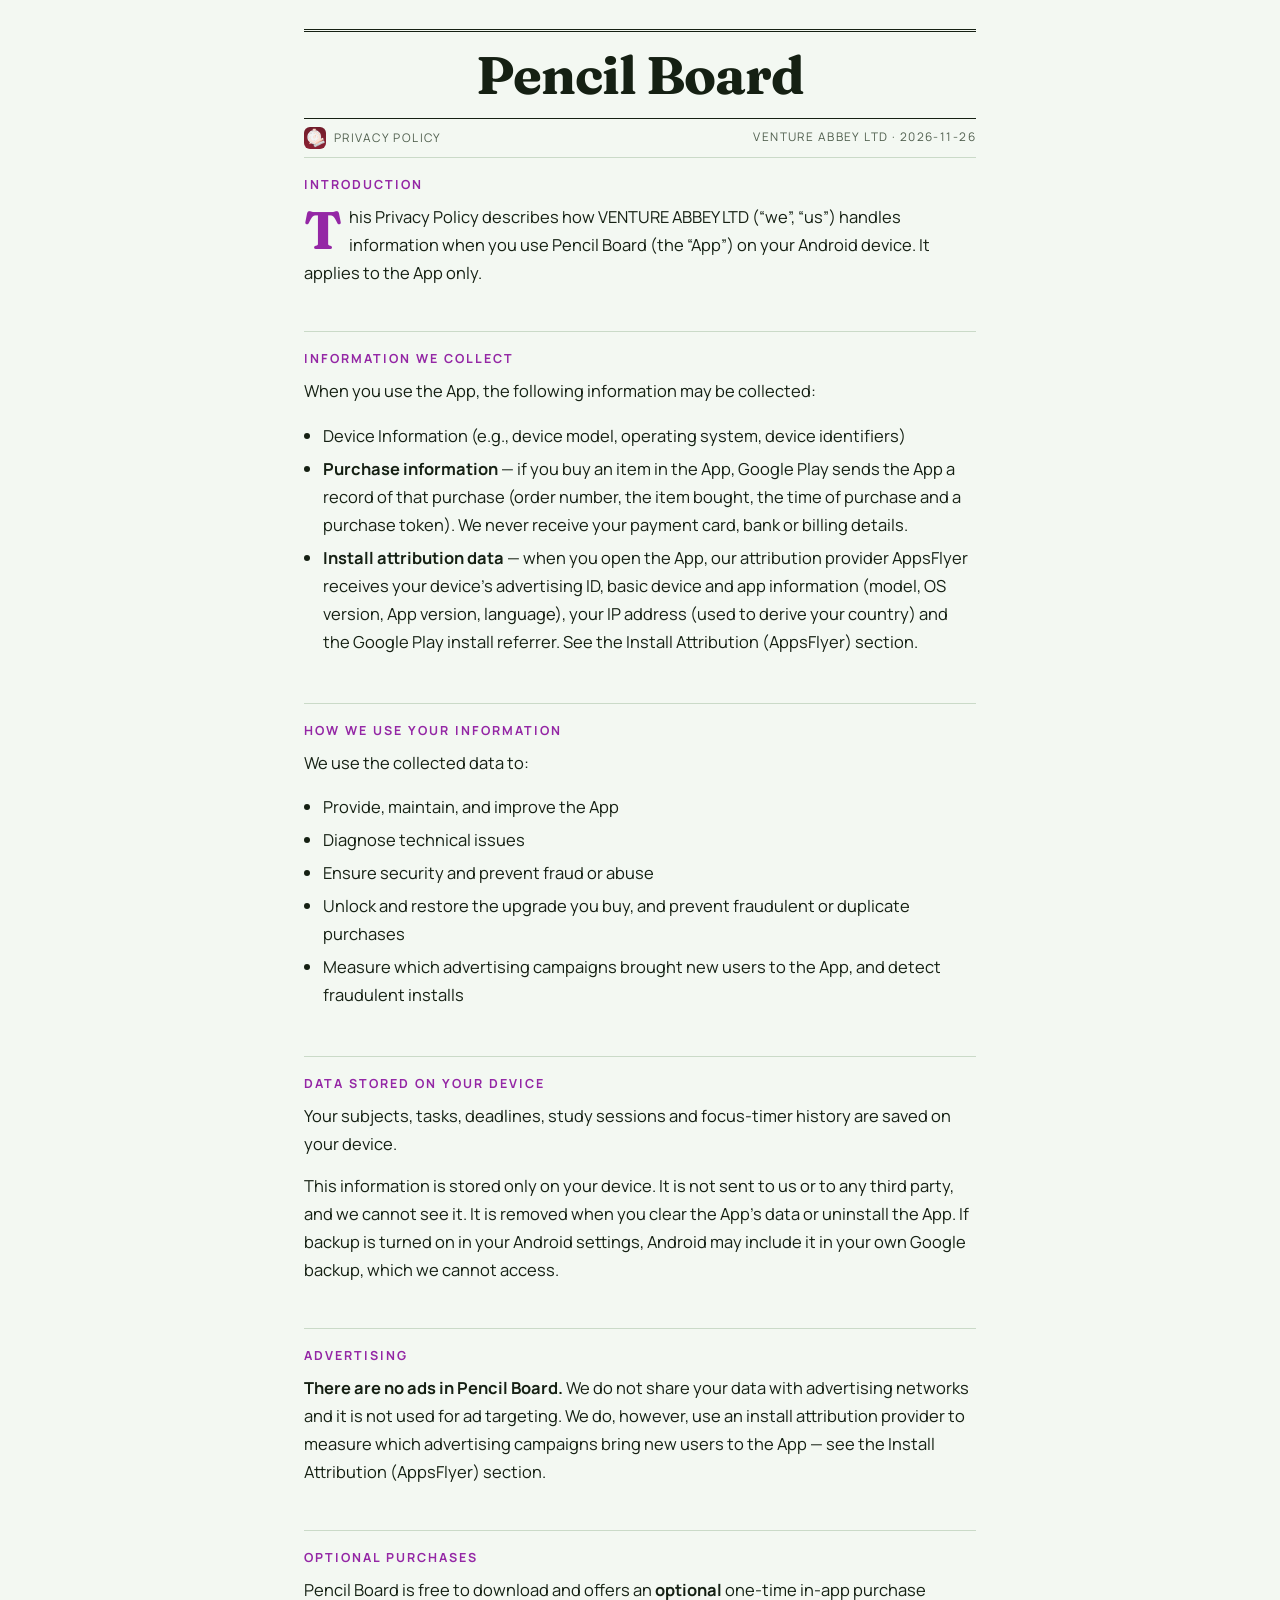
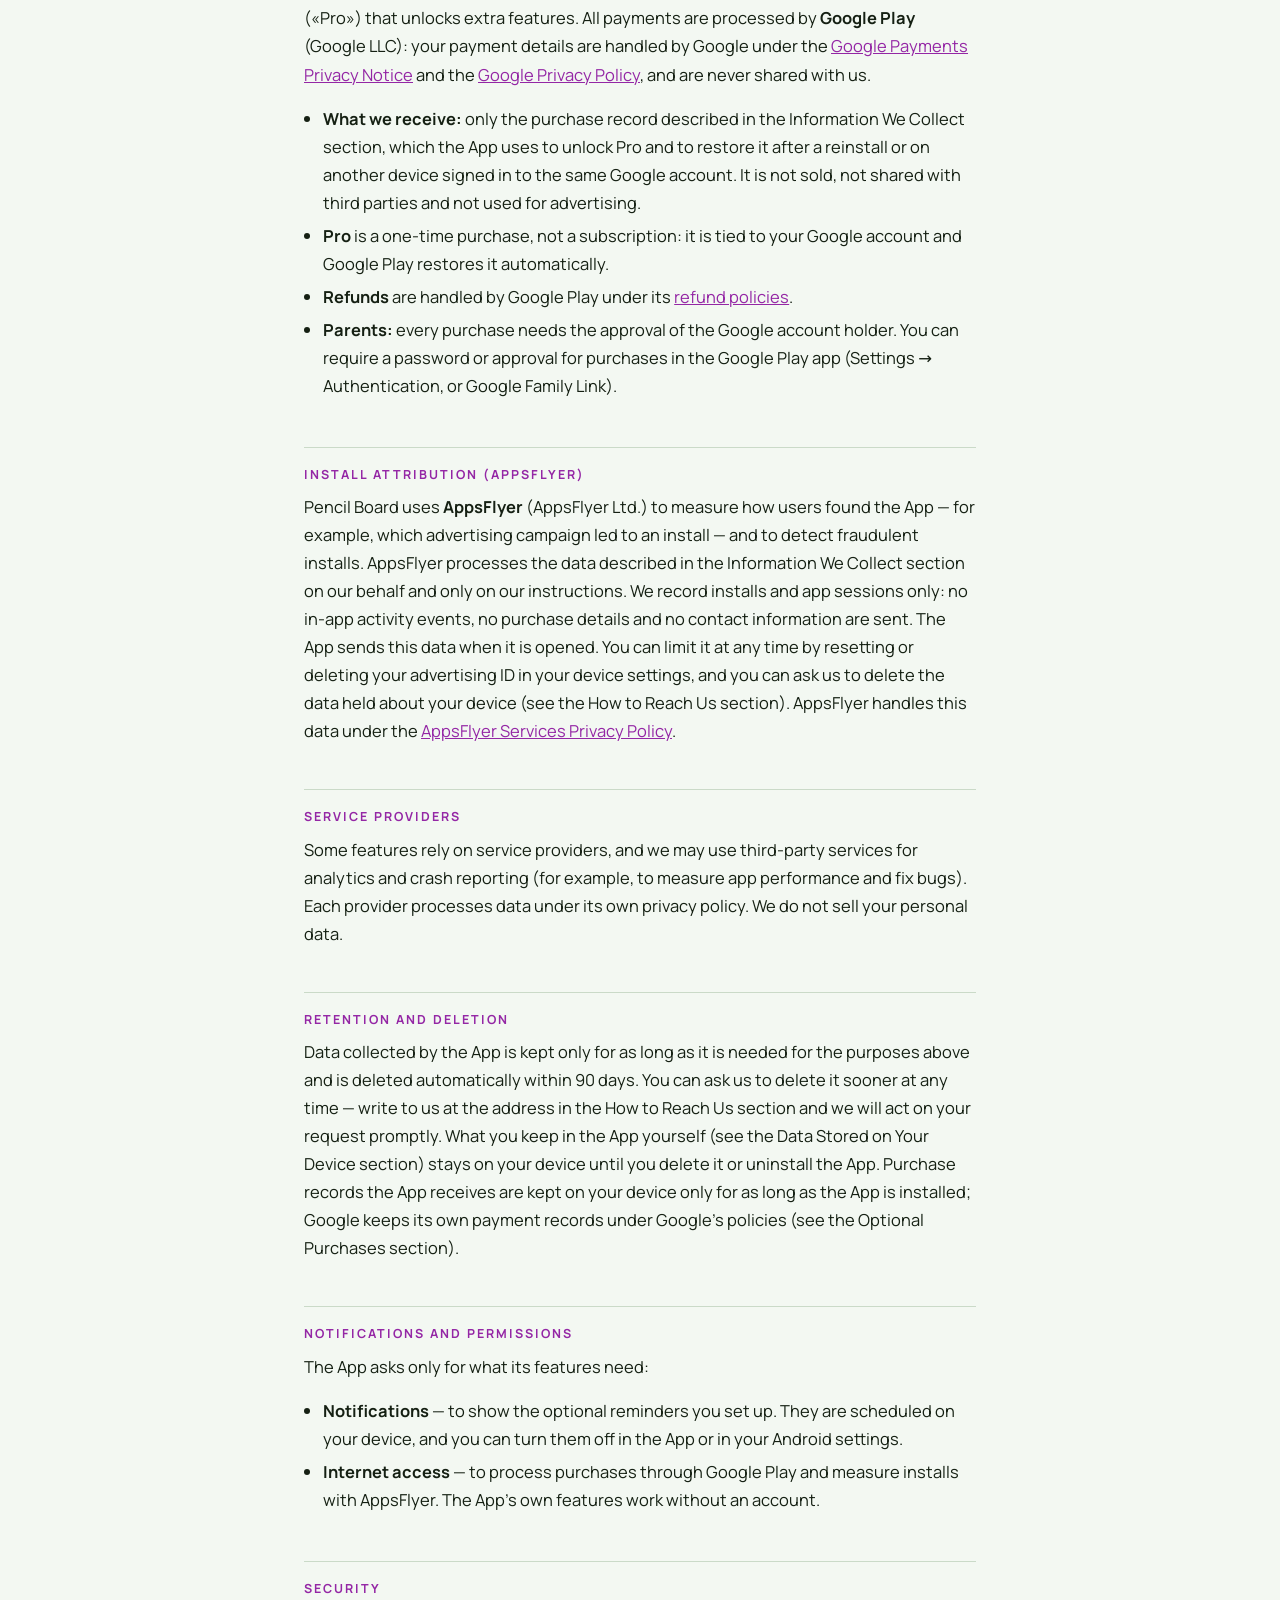
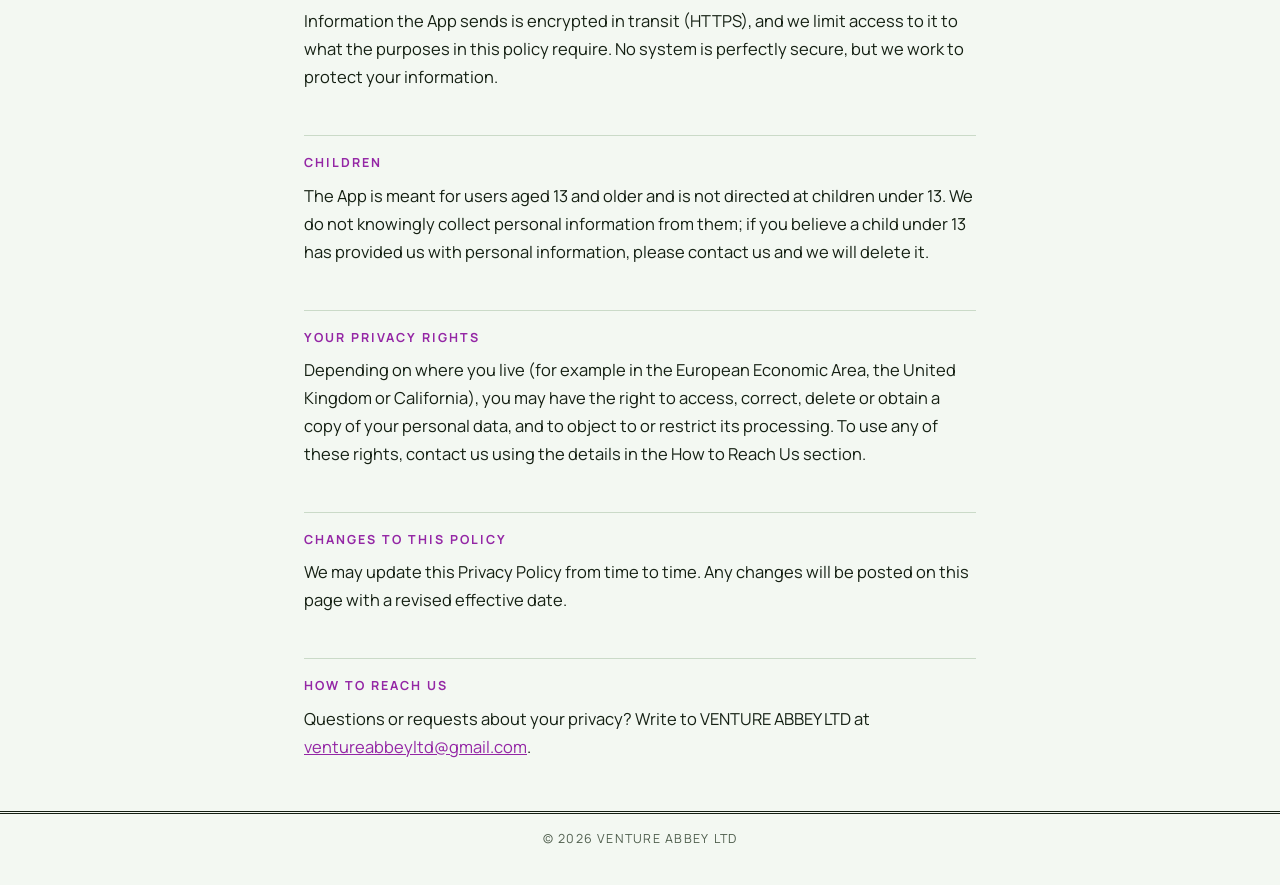
<file: pencil-board/index.html>
<!doctype html>
<html lang="en">
<head>
<meta charset="utf-8">
<meta name="viewport" content="width=device-width, initial-scale=1">
<title>Pencil Board — Privacy Policy</title>
<meta name="color-scheme" content="light">
<meta name="policy-layout" content="magazine">
<meta name="policy-v" content="2">
<link rel="stylesheet" href="/fonts/fraunces.css">
<link rel="stylesheet" href="/fonts/manrope.css">
<style>
:root { --bg: hsl(112 30% 96%); --ink: hsl(112 25% 10%); --muted: hsl(112 10% 34%);
  --line: hsl(112 20% 82%); --accent: hsl(292 62% 40%); --serif: Fraunces, "Iowan Old Style", "Palatino Linotype", Georgia, serif; --sans: Manrope, ui-sans-serif, system-ui, -apple-system, "Segoe UI", Roboto, sans-serif; }

*, *::before, *::after { box-sizing: border-box; }
html { -webkit-text-size-adjust: 100%; }
body { margin: 0; overflow-wrap: break-word; }
img { max-width: 100%; display: block; }
a { color: var(--accent); overflow-wrap: anywhere; }
section > div, .row > div { min-width: 0; }
ul { padding-left: 1.2rem; }
li { margin: .3rem 0; }
p { margin: 0 0 .85rem; }


body { background: var(--bg); color: var(--ink); font: 400 16.5px/1.7 var(--sans); }
.in { max-width: 46rem; margin: 0 auto; padding: 0 clamp(1.1rem, 5vw, 2rem); }
.mast { text-align: center; padding-top: 1.8rem; }
.rules { border-top: 3px double var(--ink); border-bottom: 1px solid var(--ink); padding: 1rem 0; }
.mast h1 { margin: 0; font: 700 clamp(2rem, 7vw, 3.3rem)/1.02 var(--serif); letter-spacing: -.02em; }
.dateline { display: flex; justify-content: space-between; gap: .8rem; flex-wrap: wrap; font-size: .74rem; letter-spacing: .12em; text-transform: uppercase; color: var(--muted); padding: .5rem 0; border-bottom: 1px solid var(--line); }
.dateline span:first-child { display: inline-flex; align-items: center; gap: .5rem; }
.dateline .icon { width: 22px; height: 22px; border-radius: 6px; }
main { padding-top: 1.8rem; }
section { padding: .4rem 0 .9rem; }
.kicker { font-size: .78rem; letter-spacing: .16em; text-transform: uppercase; color: var(--accent); font-weight: 800; margin: .6rem 0 .5rem; border-top: 1px solid var(--line); padding-top: 1rem; }
main section:first-child .kicker { border-top: 0; padding-top: 0; }
main section:first-child p:not(.kicker)::first-letter { float: left; font: 700 3.3rem/.85 var(--serif); padding: .3rem .45rem 0 0; color: var(--accent); }
footer { border-top: 3px double var(--ink); margin-top: 1.4rem; }
footer .in { padding-top: .9rem; padding-bottom: 2.2rem; text-align: center; font-size: .78rem; letter-spacing: .1em; text-transform: uppercase; color: var(--muted); }

</style>
</head>
<body>
<header class="mast in">
  <div class="rules"><h1>Pencil Board</h1></div>
  <div class="dateline"><span><img class="icon" src="banner.png" alt="" width="22" height="22">Privacy Policy</span><span>VENTURE ABBEY LTD &middot; 2026-11-26</span></div>
</header>
<main class="in">
  <section id="s-intro"><p class="kicker">Introduction</p><p>This Privacy Policy describes how VENTURE ABBEY LTD (&ldquo;we&rdquo;, &ldquo;us&rdquo;) handles information when you use Pencil Board (the &ldquo;App&rdquo;) on your Android device. It applies to the App only.</p></section>
  <section id="s-collect"><p class="kicker">Information We Collect</p><p>When you use the App, the following information may be collected:</p>
  <ul>
    <li>Device Information (e.g., device model, operating system, device identifiers)</li>
    <li><strong>Purchase information</strong> — if you buy an item in the App, Google Play sends
      the App a record of that purchase (order number, the item bought, the time of purchase and a
      purchase token). We never receive your payment card, bank or billing details.</li>
    <li><strong>Install attribution data</strong> — when you open the App, our attribution provider
      AppsFlyer receives your device's advertising ID, basic device and app information (model, OS
      version, App version, language), your IP address (used to derive your country) and the Google Play
      install referrer. See the Install Attribution (AppsFlyer) section.</li>
  </ul></section>
  <section id="s-use"><p class="kicker">How We Use Your Information</p><p>We use the collected data to:</p>
  <ul>
    <li>Provide, maintain, and improve the App</li>
    <li>Diagnose technical issues</li>
    <li>Ensure security and prevent fraud or abuse</li>
    <li>Unlock and restore the upgrade you buy, and prevent fraudulent or duplicate purchases</li>
    <li>Measure which advertising campaigns brought new users to the App, and detect fraudulent
      installs</li>
  </ul></section>
  <section id="s-yours"><p class="kicker">Data Stored on Your Device</p><p>Your subjects, tasks, deadlines, study sessions and focus-timer history are saved on your device.</p>
  <p>This information is stored only on your device. It is not sent to us or to any third party, and we cannot see it. It is removed when you clear the App's data or uninstall the App. If backup is turned on in your Android settings, Android may include it in your own Google backup, which we cannot access.</p></section>
  <section id="s-ads"><p class="kicker">Advertising</p><p><strong>There are no ads in Pencil Board.</strong> We do not share your data with advertising networks and it is not used for ad targeting. We do, however, use an install attribution provider to measure which
    advertising campaigns bring new users to the App — see the Install Attribution (AppsFlyer) section.</p></section>
  <section id="s-iap"><p class="kicker">Optional Purchases</p><p>
    Pencil Board is free to download and offers an <strong>optional</strong> one-time in-app purchase («Pro»)
    that unlocks extra features. All payments are processed by <strong>Google Play</strong> (Google LLC): your
    payment details are handled by Google under the
    <a href="https://payments.google.com/payments/apis-secure/u/0/get_legal_document?ldo=0&amp;ldt=privacynotice" target="_blank" rel="noopener">Google Payments Privacy Notice</a>
    and the <a href="https://policies.google.com/privacy" target="_blank" rel="noopener">Google Privacy Policy</a>,
    and are never shared with us.
  </p>
  <ul>
    <li><strong>What we receive:</strong> only the purchase record described in the Information We Collect section, which the App uses to unlock Pro and to restore it after a reinstall or on another
      device signed in to the same Google account. It is not sold, not shared with third parties and not
      used for advertising.</li>
    <li><strong>Pro</strong> is a one-time purchase, not a subscription: it is tied to your Google account
      and Google Play restores it automatically.</li>
    <li><strong>Refunds</strong> are handled by Google Play under its
      <a href="https://support.google.com/googleplay/answer/2479637" target="_blank" rel="noopener">refund policies</a>.</li>
    <li><strong>Parents:</strong> every purchase needs the approval of the Google account holder.
      You can require a password or approval for purchases in the Google Play app
      (Settings &rarr; Authentication, or Google Family Link).</li>
  </ul></section>
  <section id="s-af"><p class="kicker">Install Attribution (AppsFlyer)</p><p>
    Pencil Board uses <strong>AppsFlyer</strong> (AppsFlyer Ltd.) to measure how users found the App —
    for example, which advertising campaign led to an install — and to detect fraudulent installs.
    AppsFlyer processes the data described in the Information We Collect section on our behalf and
    only on our instructions. We record installs and app sessions only: no in-app activity events, no
    purchase details and no contact information are sent. The App sends this data when it is opened. You can limit it at any time by
    resetting or deleting your advertising ID in your device settings, and you can ask us to delete
    the data held about your device (see the How to Reach Us section). AppsFlyer handles this data under the
    <a href="https://www.appsflyer.com/legal/services-privacy-policy/" target="_blank" rel="noopener">AppsFlyer Services Privacy Policy</a>.
  </p></section>
  <section id="s-third"><p class="kicker">Service Providers</p><p>Some features rely on service providers, and we may use third-party services for analytics and crash reporting (for example, to measure app performance and fix bugs). Each provider processes data under its own privacy policy. We do not sell your personal data.</p></section>
  <section id="s-retention"><p class="kicker">Retention and Deletion</p><p>Data collected by the App is kept only for as long as it is needed for the purposes above and is deleted automatically within 90 days. You can ask us to delete it sooner at any time — write to us at the address in the How to Reach Us section and we will act on your request promptly. What you keep in the App yourself (see the Data Stored on Your Device section) stays on your device until you delete it or uninstall the App. Purchase records the App receives are kept on your device only for as
    long as the App is installed; Google keeps its own payment records under Google's policies
    (see the Optional Purchases section).</p></section>
  <section id="s-perms"><p class="kicker">Notifications and Permissions</p><p>The App asks only for what its features need:</p>
  <ul>
    <li><strong>Notifications</strong> — to show the optional reminders you set up. They are scheduled on your device, and you can turn them off in the App or in your Android settings.</li>
    <li><strong>Internet access</strong> — to process purchases through Google Play and measure installs with AppsFlyer. The App's own features work without an account.</li>
  </ul></section>
  <section id="s-security"><p class="kicker">Security</p><p>Information the App sends is encrypted in transit (HTTPS), and we limit access to it to what the purposes in this policy require. No system is perfectly secure, but we work to protect your information.</p></section>
  <section id="s-children"><p class="kicker">Children</p><p>The App is meant for users aged 13 and older and is not directed at children under 13. We do not knowingly collect personal information from them; if you believe a child under 13 has provided us with personal information, please contact us and we will delete it.</p></section>
  <section id="s-rights"><p class="kicker">Your Privacy Rights</p><p>Depending on where you live (for example in the European Economic Area, the United Kingdom or California), you may have the right to access, correct, delete or obtain a copy of your personal data, and to object to or restrict its processing. To use any of these rights, contact us using the details in the How to Reach Us section.</p></section>
  <section id="s-changes"><p class="kicker">Changes to This Policy</p><p>We may update this Privacy Policy from time to time. Any changes will be posted on this page with a revised effective date.</p></section>
  <section id="s-contact"><p class="kicker">How to Reach Us</p><p>Questions or requests about your privacy? Write to VENTURE ABBEY LTD at <a href="mailto:ventureabbeyltd@gmail.com">ventureabbeyltd@gmail.com</a>.</p></section>
</main>
<footer><div class="in">&copy; 2026 VENTURE ABBEY LTD</div></footer>
</body>
</html>
</file>
<file: fonts/fraunces.css>
/* Fraunces, SIL Open Font License 1.1 — self-hosted so the page makes no
   third-party request. Regenerate with domains/assets/get_blueprint_fonts.py */
/* latin-ext */
@font-face {
  font-family: 'Fraunces';
  font-style: normal;
  font-weight: 400 700;
  font-display: swap;
  src: url(/fonts/fraunces-latin-ext.woff2) format('woff2');
  unicode-range: U+0100-02BA, U+02BD-02C5, U+02C7-02CC, U+02CE-02D7, U+02DD-02FF, U+0304, U+0308, U+0329, U+1D00-1DBF, U+1E00-1E9F, U+1EF2-1EFF, U+2020, U+20A0-20AB, U+20AD-20C0, U+2113, U+2C60-2C7F, U+A720-A7FF;
}
/* latin */
@font-face {
  font-family: 'Fraunces';
  font-style: normal;
  font-weight: 400 700;
  font-display: swap;
  src: url(/fonts/fraunces-latin.woff2) format('woff2');
  unicode-range: U+0000-00FF, U+0131, U+0152-0153, U+02BB-02BC, U+02C6, U+02DA, U+02DC, U+0304, U+0308, U+0329, U+2000-206F, U+20AC, U+2122, U+2191, U+2193, U+2212, U+2215, U+FEFF, U+FFFD;
}
</file>
<file: fonts/manrope.css>
/* Manrope, SIL Open Font License 1.1 — self-hosted so the page makes no
   third-party request. Regenerate with domains/assets/get_blueprint_fonts.py */
/* latin-ext */
@font-face {
  font-family: 'Manrope';
  font-style: normal;
  font-weight: 400 700;
  font-display: swap;
  src: url(/fonts/manrope-latin-ext.woff2) format('woff2');
  unicode-range: U+0100-02BA, U+02BD-02C5, U+02C7-02CC, U+02CE-02D7, U+02DD-02FF, U+0304, U+0308, U+0329, U+1D00-1DBF, U+1E00-1E9F, U+1EF2-1EFF, U+2020, U+20A0-20AB, U+20AD-20C0, U+2113, U+2C60-2C7F, U+A720-A7FF;
}
/* latin */
@font-face {
  font-family: 'Manrope';
  font-style: normal;
  font-weight: 400 700;
  font-display: swap;
  src: url(/fonts/manrope-latin.woff2) format('woff2');
  unicode-range: U+0000-00FF, U+0131, U+0152-0153, U+02BB-02BC, U+02C6, U+02DA, U+02DC, U+0304, U+0308, U+0329, U+2000-206F, U+20AC, U+2122, U+2191, U+2193, U+2212, U+2215, U+FEFF, U+FFFD;
}
</file>
